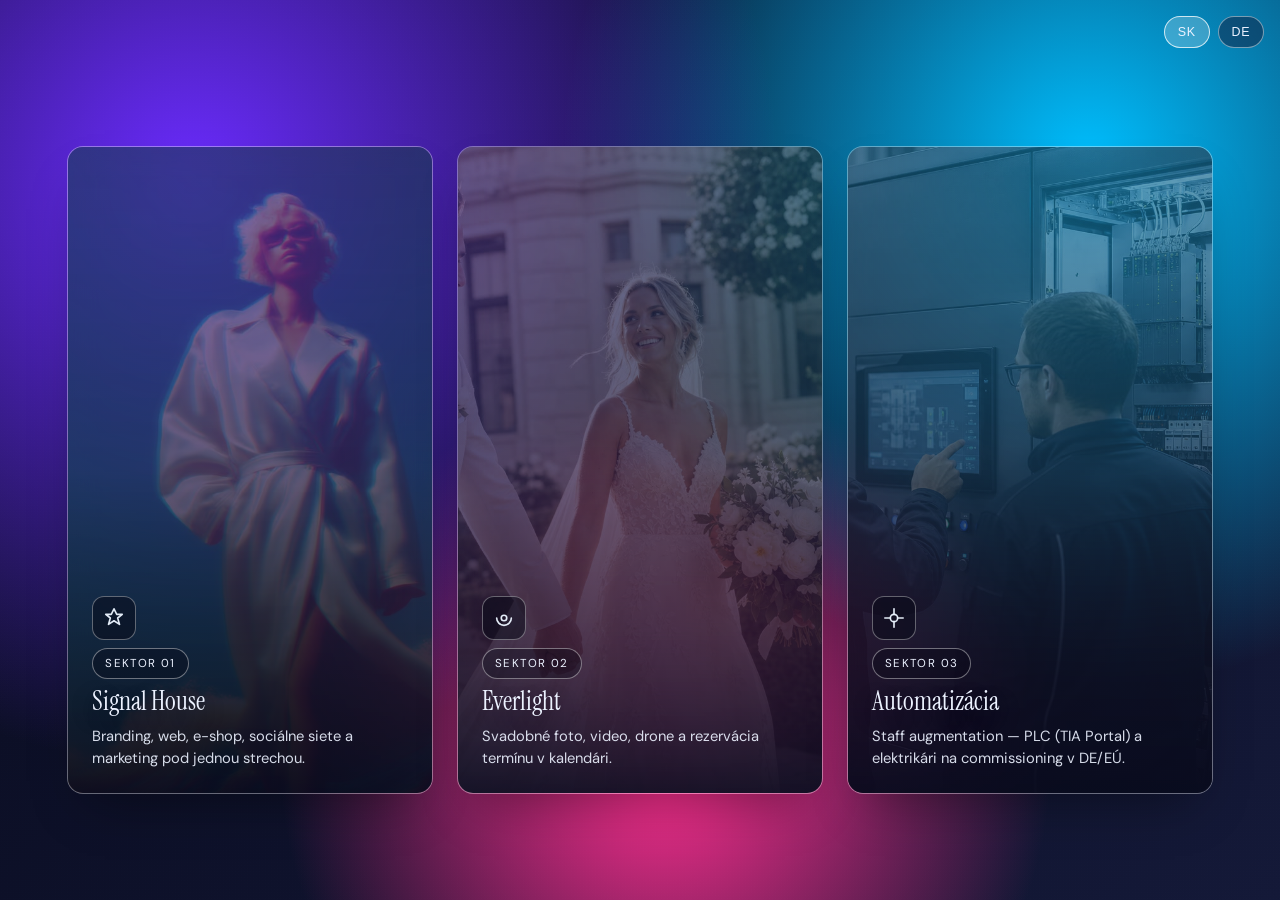
<file: index.html>
<!DOCTYPE html>
<html lang="sk">
<head>
  <meta charset="UTF-8">
  <meta name="viewport" content="width=device-width, initial-scale=1.0">
  <title>thedesigns.org | Tri služby</title>
  <meta name="description" content="Signal House — branding, web a marketing. Everlight — svadobné foto a video. Priemyselná automatizácia PLC a robotika.">
  <link rel="stylesheet" href="./css/design-system.css">
  <style>
    :root {
      --text: var(--color-hub-ink);
      --glass: rgba(255, 255, 255, 0.1);
      --border: rgba(255, 255, 255, 0.3);
      --shadow: rgba(0, 0, 0, 0.4);
      --blur: 16px;
    }

    * { box-sizing: border-box; margin: 0; padding: 0; }

    body {
      min-height: 100vh;
      font-family: var(--font-body);
      color: var(--text);
      background:
        radial-gradient(circle at 15% 20%, var(--color-hub-accent) 0%, transparent 45%),
        radial-gradient(circle at 85% 18%, #00bfff 0%, transparent 40%),
        radial-gradient(circle at 52% 85%, #ff2f8f 0%, transparent 38%),
        linear-gradient(135deg, var(--color-hub-bg) 0%, #141938 100%);
    }

    .noise {
      position: fixed;
      inset: 0;
      pointer-events: none;
      background-image: radial-gradient(rgba(255,255,255,0.05) 1px, transparent 1px);
      background-size: 3px 3px;
      mix-blend-mode: soft-light;
      opacity: 0.3;
    }

    .page {
      min-height: 100vh;
      display: flex;
      flex-direction: column;
      justify-content: center;
      padding-block: 72px var(--ds-lg);
    }

    .lang-switch {
      position: fixed;
      top: var(--ds-md);
      right: var(--ds-md);
      display: flex;
      gap: var(--ds-sm);
      z-index: 20;
    }

    .lang-btn {
      border: 1px solid rgba(255, 255, 255, 0.45);
      background: rgba(20, 24, 55, 0.45);
      color: var(--text);
      border-radius: 999px;
      padding: 0.5rem 0.8rem;
      font-size: 0.78rem;
      letter-spacing: 0.06em;
      cursor: pointer;
      transition: all 0.25s ease;
      white-space: nowrap;
    }

    .lang-btn:hover,
    .lang-btn.active {
      background: rgba(255, 255, 255, 0.22);
      border-color: rgba(255, 255, 255, 0.75);
    }

    .hub-grid {
      display: grid;
      grid-template-columns: repeat(3, minmax(0, 1fr));
      gap: var(--ds-gutter);
      align-items: stretch;
    }

    .col {
      min-height: 72vh;
      position: relative;
      border-radius: var(--ds-r-lg);
      background: var(--glass);
      border: 1px solid var(--border);
      backdrop-filter: blur(var(--blur));
      -webkit-backdrop-filter: blur(var(--blur));
      box-shadow: 0 25px 50px -20px var(--shadow);
      overflow: hidden;
      text-decoration: none;
      color: var(--text);
      display: flex;
      flex-direction: column;
      justify-content: flex-end;
      padding: var(--ds-gutter);
      transition: transform 0.45s ease, box-shadow 0.45s ease, border-color 0.45s ease;
      isolation: isolate;
    }

    .col img {
      position: absolute;
      inset: 0;
      width: 100%;
      height: 100%;
      object-fit: cover;
      opacity: 0.42;
      z-index: -2;
      transition: transform 0.5s ease, opacity 0.35s ease;
    }

    .col::before {
      content: "";
      position: absolute;
      inset: 0;
      background: linear-gradient(0deg, rgba(8, 10, 29, 0.92) 0%, rgba(8, 10, 29, 0.35) 50%, rgba(8, 10, 29, 0.25) 100%);
      z-index: -1;
    }

    .col:hover img,
    .col:focus-visible img {
      transform: scale(1.05);
      opacity: 0.5;
    }

    .col:hover,
    .col:focus-visible {
      transform: translateY(-8px);
      box-shadow: 0 35px 70px -24px rgba(0, 0, 0, 0.75);
      border-color: rgba(255, 255, 255, 0.65);
      outline: none;
    }

    .ink {
      position: relative;
      z-index: 2;
      display: flex;
      flex-direction: column;
      align-items: flex-start;
      gap: var(--ds-sm);
      width: 100%;
    }

    .ico {
      width: 44px;
      height: 44px;
      border-radius: var(--ds-r-md);
      border: 1px solid rgba(255, 255, 255, 0.35);
      background: rgba(7, 9, 22, 0.5);
      display: grid;
      place-items: center;
      flex-shrink: 0;
    }

    .ico svg {
      width: 22px;
      height: 22px;
      stroke: rgba(235, 245, 255, 0.96);
      fill: none;
      stroke-width: 1.8;
      stroke-linecap: round;
      stroke-linejoin: round;
    }

    .label {
      display: inline-block;
      padding: 0.45rem 0.75rem;
      border-radius: 999px;
      border: 1px solid rgba(255, 255, 255, 0.4);
      background: rgba(8, 8, 20, 0.35);
      font-size: 0.72rem;
      letter-spacing: 0.12em;
      text-transform: uppercase;
    }

    .col h2 {
      font-family: var(--font-headline);
      font-weight: 400;
      font-size: clamp(1.5rem, 2vw, 2.1rem);
      line-height: 1.15;
      text-shadow: 0 8px 25px rgba(0, 0, 0, 0.35);
      width: 100%;
    }

    .col p {
      font-size: 0.92rem;
      opacity: 0.9;
      line-height: 1.5;
      width: 100%;
      max-width: none;
      min-height: 3em;
    }

    @media (max-width: 980px) {
      .hub-grid {
        grid-template-columns: 1fr;
      }
      .col {
        min-height: 36vh;
      }
      .col p {
        min-height: 0;
      }
    }
  </style>
</head>
<body>
  <div class="noise" aria-hidden="true"></div>

  <div class="lang-switch">
    <button class="lang-btn active" type="button" data-lang="sk">SK</button>
    <button class="lang-btn" type="button" data-lang="de">DE</button>
  </div>

  <main class="page ds-container">
    <div class="hub-grid">
      <a class="col" href="./weby/" aria-label="Signal House branding a marketing">
        <img src="./img/nx/tstimg.png" alt="Design studio — vizuálna identita" loading="lazy">
        <div class="ink">
          <div class="ico" aria-hidden="true">
            <svg viewBox="0 0 24 24"><path d="M12 2l3 6h6l-5 4 2 7-6-4-6 4 2-7-5-4h6z"/></svg>
          </div>
          <span class="label" data-i18n="label1">Sektor 01</span>
          <h2 data-i18n="title1">Signal House</h2>
          <p data-i18n="text1">Branding, web, e-shop, sociálne siete a marketing pod jednou strechou.</p>
        </div>
      </a>

      <a class="col" href="./foto/" aria-label="Everlight svadobné foto a video">
        <img src="./foto/wedding/editorial-hero.jpg" alt="Everlight — elegantná svadobná produkcia" loading="lazy">
        <div class="ink">
          <div class="ico" aria-hidden="true">
            <svg viewBox="0 0 24 24"><circle cx="12" cy="12" r="3"/><path d="M20 12a8 8 0 1 1-16 0"/></svg>
          </div>
          <span class="label" data-i18n="label2">Sektor 02</span>
          <h2 data-i18n="title2">Everlight</h2>
          <p data-i18n="text2">Svadobné foto, video, drone a rezervácia termínu v kalendári.</p>
        </div>
      </a>

      <a class="col" href="./elektro/" aria-label="Priemyselná automatizácia">
        <img src="./elektro/images/engineer-site-premium.jpg" alt="Priemyselná automatizácia — technici pri rozvádzači" loading="lazy">
        <div class="ink">
          <div class="ico" aria-hidden="true">
            <svg viewBox="0 0 24 24"><path d="M12 2v6"/><path d="M12 16v6"/><path d="M2 12h6"/><path d="M16 12h6"/><circle cx="12" cy="12" r="4"/></svg>
          </div>
          <span class="label" data-i18n="label3">Sektor 03</span>
          <h2 data-i18n="title3">Automatizácia</h2>
          <p data-i18n="text3">Staff augmentation — PLC (TIA Portal) a elektrikári na commissioning v DE/EÚ.</p>
        </div>
      </a>
    </div>
  </main>

  <script>
    const dictionary = {
      sk: {
        label1: "Sektor 01", title1: "Signal House",
        text1: "Branding, web, e-shop, sociálne siete a marketing pod jednou strechou.",
        label2: "Sektor 02", title2: "Everlight",
        text2: "Svadobné foto, video, drone a rezervácia termínu v kalendári.",
        label3: "Sektor 03", title3: "Automatizácia",
        text3: "Staff augmentation — PLC (TIA Portal) a elektrikári na commissioning v DE/EÚ."
      },
      de: {
        label1: "Bereich 01", title1: "Signal House",
        text1: "Branding, Web, Shop, Social Media und Marketing aus einer Hand.",
        label2: "Bereich 02", title2: "Everlight",
        text2: "Hochzeitsfoto, Video, Drohne und Terminbuchung im Kalender.",
        label3: "Bereich 03", title3: "Automatisierung",
        text3: "Staff Augmentation — SPS (TIA Portal) und Elektriker fuer Inbetriebnahme in DE/EU."
      }
    };

    const buttons = document.querySelectorAll(".lang-btn");
    const targets = document.querySelectorAll("[data-i18n]");

    function setLanguage(lang) {
      const pack = dictionary[lang];
      if (!pack) return;
      document.documentElement.lang = lang;
      targets.forEach((el) => {
        const key = el.getAttribute("data-i18n");
        if (pack[key]) el.textContent = pack[key];
      });
      buttons.forEach((btn) => btn.classList.toggle("active", btn.dataset.lang === lang));
      try { localStorage.setItem("td-lang", lang); } catch (_) {}
    }

    buttons.forEach((btn) => btn.addEventListener("click", () => setLanguage(btn.dataset.lang)));
    try {
      const saved = localStorage.getItem("td-lang");
      setLanguage(saved && dictionary[saved] ? saved : "sk");
    } catch (_) { setLanguage("sk"); }
  </script>
</body>
</html>
</file>
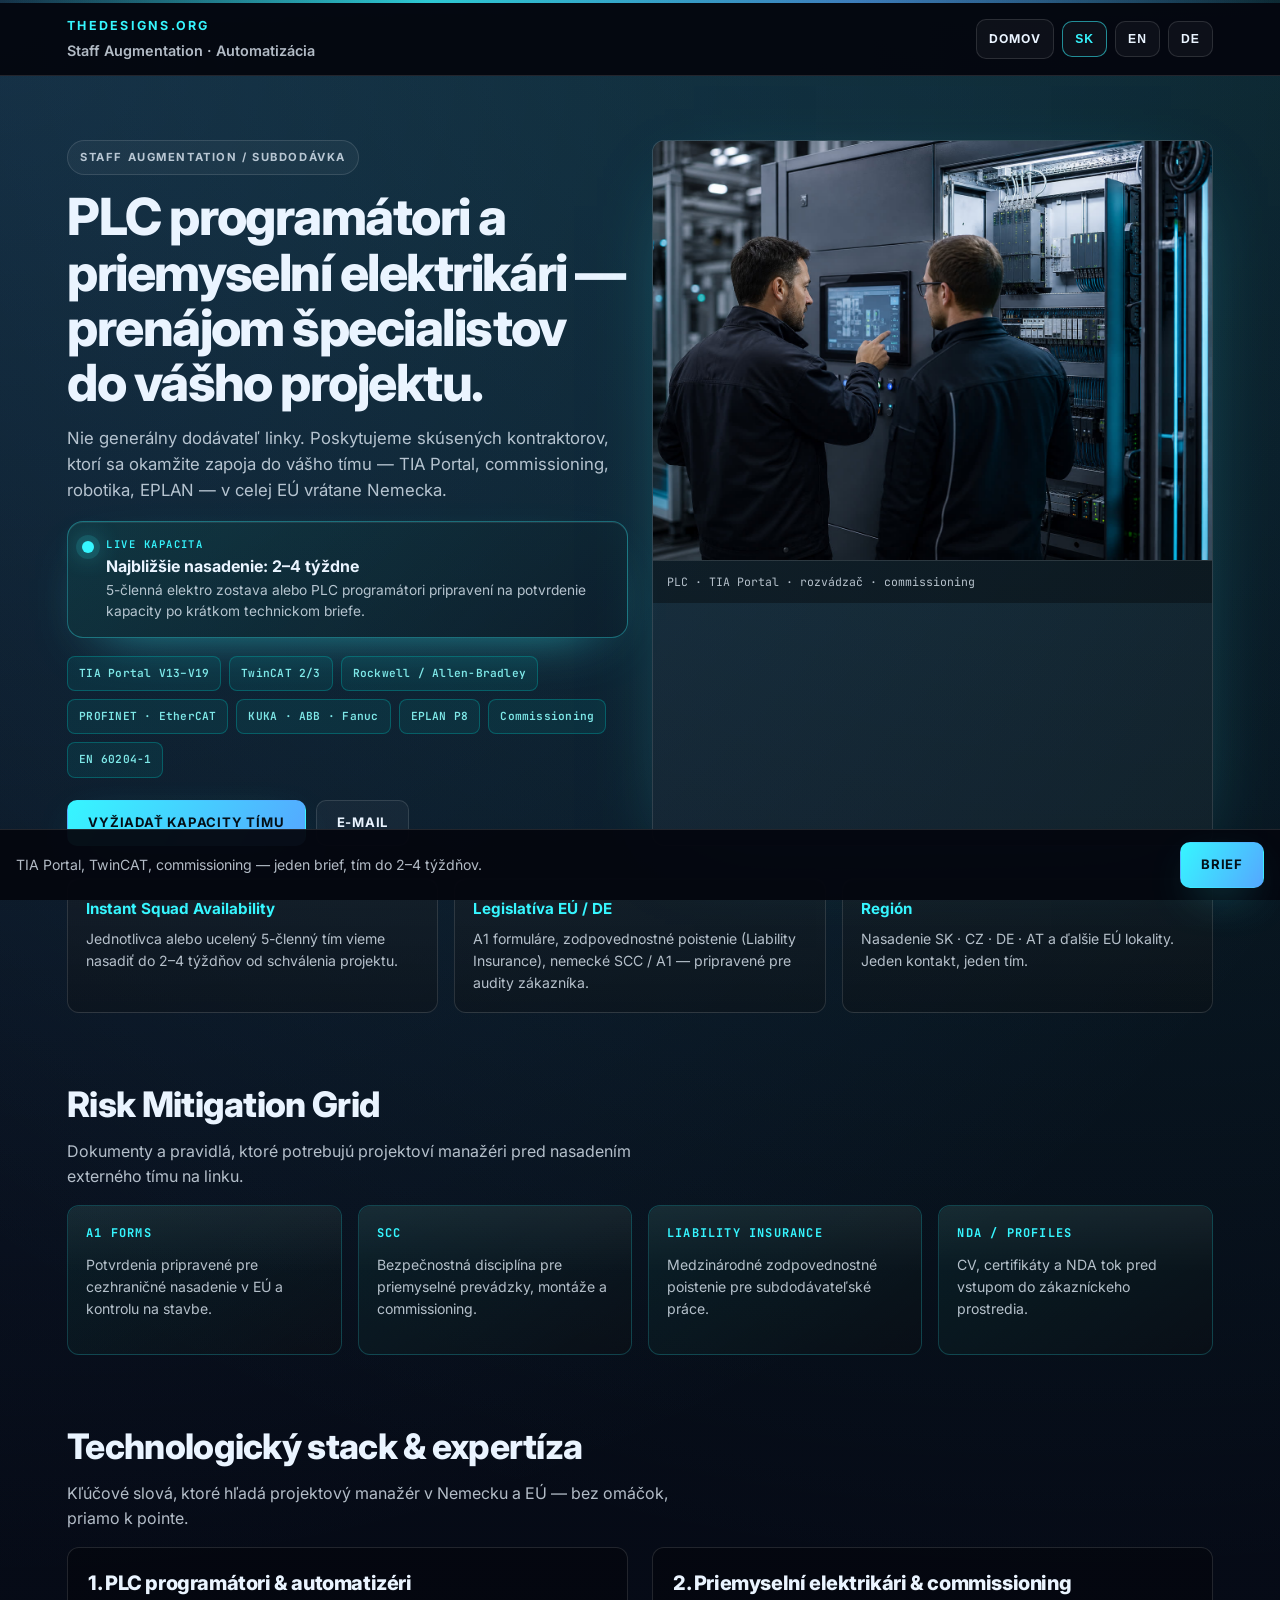
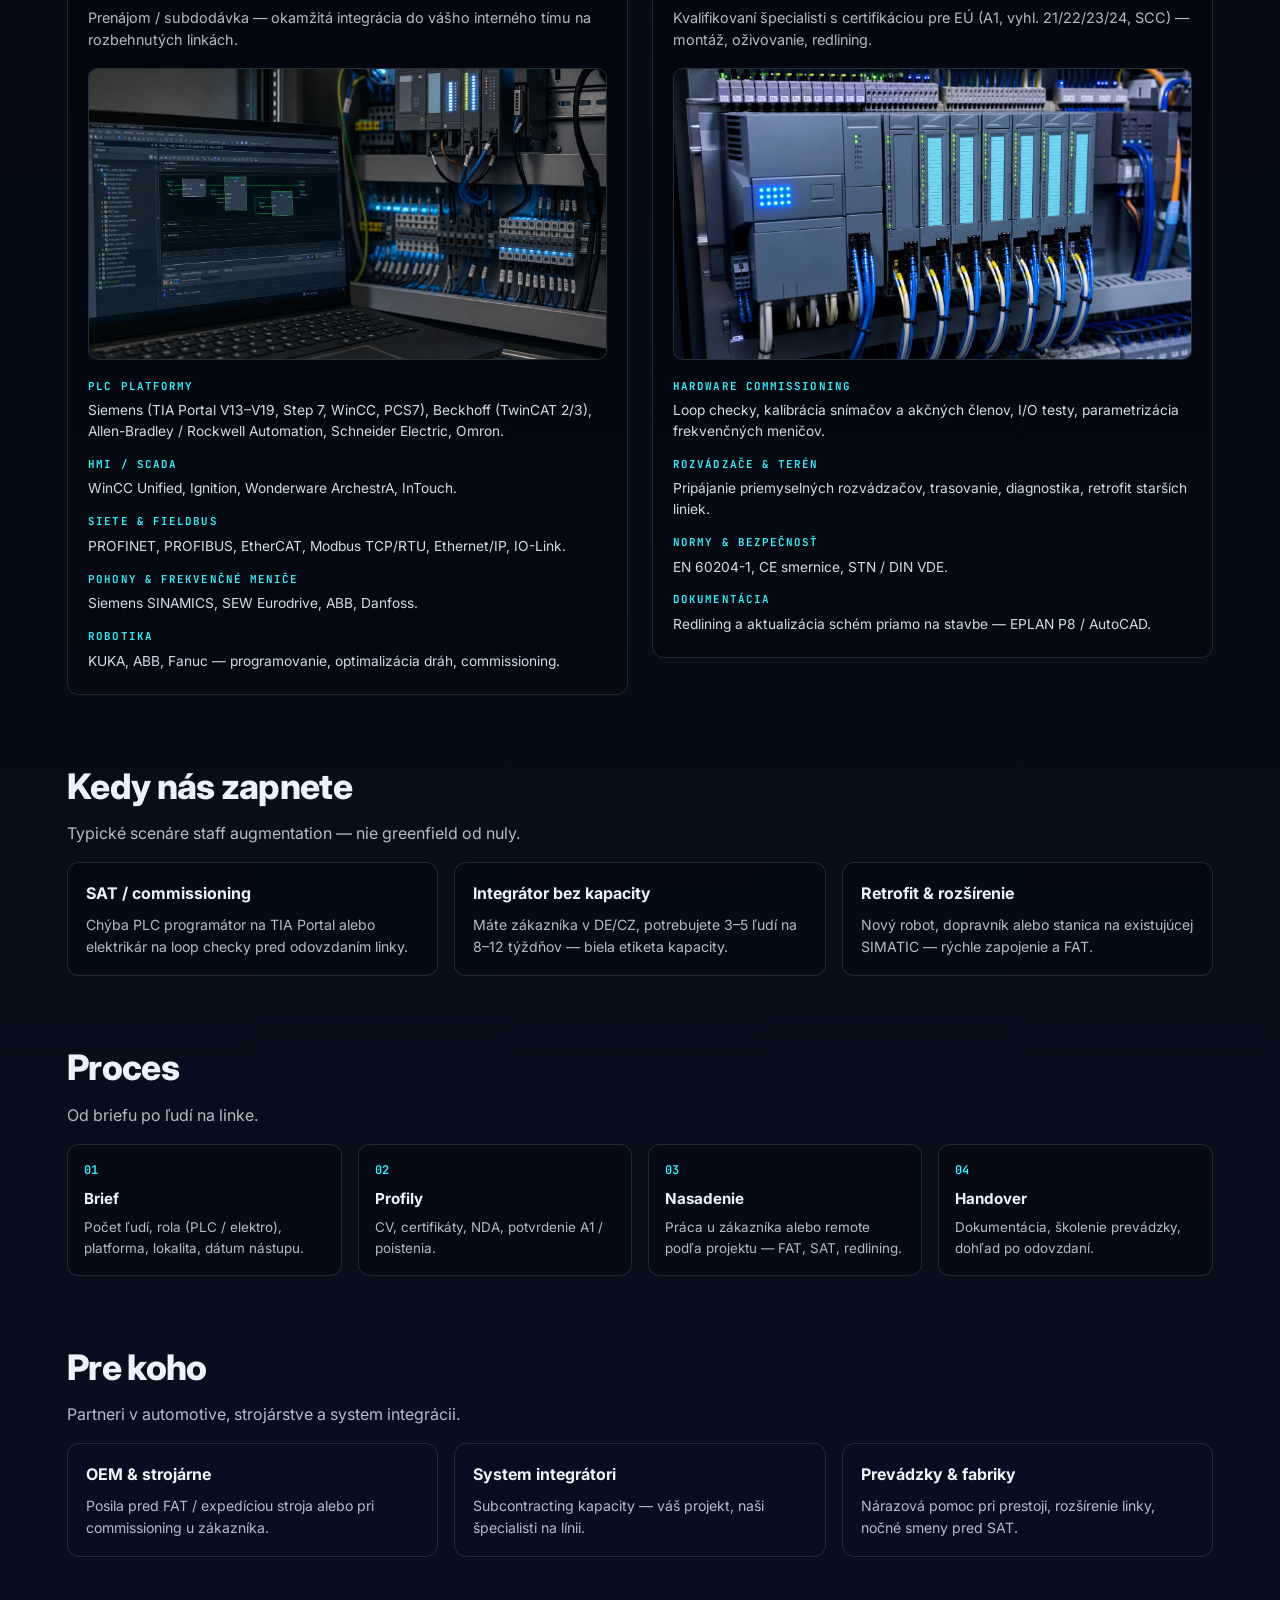
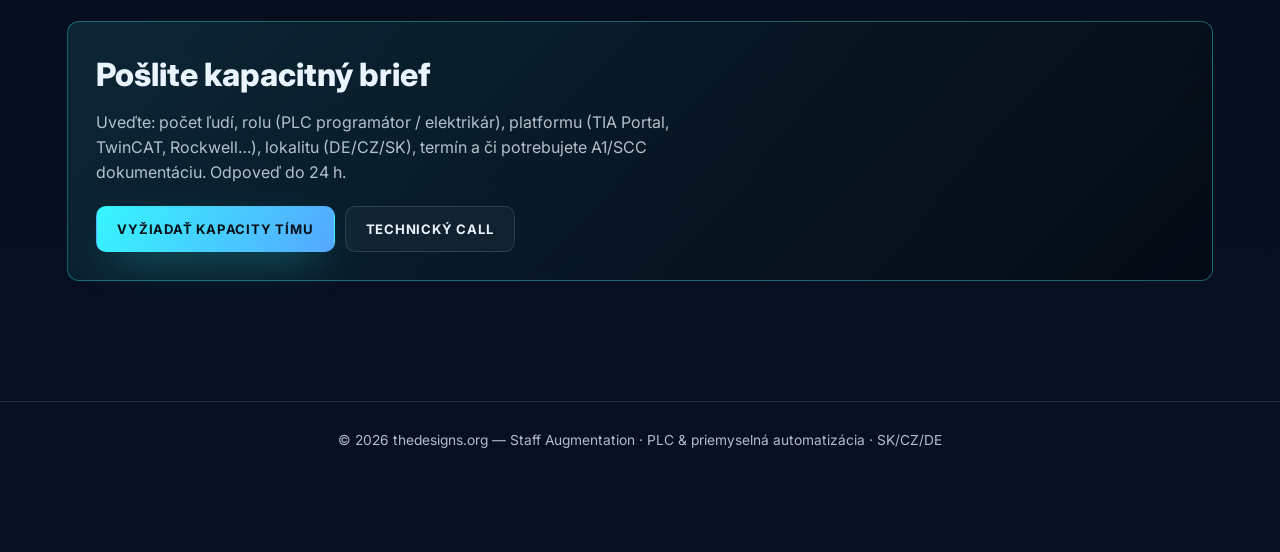
<file: elektro/index.html>
<!DOCTYPE html>
<html lang="sk">
<head>
  <meta charset="UTF-8">
  <meta name="viewport" content="width=device-width, initial-scale=1.0">
  <title>Staff Augmentation | PLC Programátori & Priemyselní Elektrikári | thedesigns.org</title>
  <meta name="description" content="Prenájom PLC programátorov (TIA Portal, TwinCAT, Rockwell) a priemyselných elektrikárov pre commissioning v EÚ. A1, SCC, nasadenie tímu do 2–4 týždňov. SK/CZ/DE.">
  <link rel="canonical" href="https://thedesigns.org/elektro/">
  <link rel="icon" href="/icon.svg" type="image/svg+xml">
  <link rel="preconnect" href="https://fonts.googleapis.com">
  <link rel="preconnect" href="https://fonts.gstatic.com" crossorigin>
  <link href="https://fonts.googleapis.com/css2?family=Inter:wght@400;500;600;700;800&family=JetBrains+Mono:wght@500;600&display=swap" rel="stylesheet">
  <link rel="stylesheet" href="../css/design-system.css?v=20260522">
  <link rel="stylesheet" href="../css/scroll-perf.css?v=20260522">
  <style>
    :root {
      --bg: #05070f;
      --bg2: #071021;
      --line: rgba(98, 229, 255, 0.28);
      --line-soft: rgba(255, 255, 255, 0.12);
      --text: var(--color-auto-ink);
      --muted: rgba(234, 244, 255, 0.76);
      --accent: var(--color-auto-accent);
      --accent2: #55a7ff;
      --siemens: #009999;
      --warn: #ffb100;
      --radius: 12px;
    }

    * { box-sizing: border-box; margin: 0; padding: 0; }

    body {
      min-height: 100vh;
      color: var(--text);
      font-family: var(--font-auto-body);
      background:
        radial-gradient(circle at 84% -10%, rgba(54, 246, 255, 0.16), transparent 46%),
        radial-gradient(circle at 0% 0%, rgba(85, 167, 255, 0.18), transparent 40%),
        linear-gradient(180deg, var(--color-auto-bg), var(--bg2));
      line-height: 1.55;
    }

    img { display: block; max-width: 100%; height: auto; object-fit: cover; }

    .hazard {
      height: 3px;
      background: linear-gradient(90deg, transparent, rgba(54, 246, 255, 0.85), rgba(85, 167, 255, 0.72), transparent);
      box-shadow: 0 0 28px rgba(54, 246, 255, 0.36);
      opacity: 0.9;
    }

    .top {
      position: sticky;
      top: 0;
      z-index: 30;
      border-bottom: 1px solid var(--line-soft);
      background: rgba(5, 7, 15, 0.96);
    }

    .top-inner {
      width: var(--ds-container);
      margin: 0 auto;
      padding-inline: var(--ds-pad-x);
      min-height: 72px;
      display: flex;
      align-items: center;
      justify-content: space-between;
      gap: var(--ds-md);
      flex-wrap: wrap;
    }

    .logo { color: var(--text); text-decoration: none; }
    .logo b {
      display: block;
      font-size: 0.78rem;
      letter-spacing: 0.18em;
      text-transform: uppercase;
      color: var(--accent);
      font-weight: 700;
    }
    .logo span {
      display: block;
      margin-top: 4px;
      font-size: 0.9rem;
      color: var(--muted);
      font-weight: 600;
    }

    .top-actions { display: flex; gap: 8px; align-items: center; flex-wrap: wrap; }
    .ghost, .lang-btn {
      text-decoration: none;
      color: var(--text);
      border: 1px solid var(--line-soft);
      border-radius: 10px;
      padding: 10px 12px;
      font-size: 0.76rem;
      font-weight: 700;
      letter-spacing: 0.08em;
      text-transform: uppercase;
      background: rgba(255, 255, 255, 0.04);
      cursor: pointer;
    }
    .lang-btn[aria-pressed="true"] {
      border-color: rgba(54, 246, 255, 0.55);
      color: var(--accent);
    }

    .wrap {
      width: var(--ds-container);
      margin: 0 auto;
      padding: var(--ds-xl) var(--ds-pad-x) 120px;
    }

    .hero {
      display: grid;
      grid-template-columns: repeat(2, minmax(0, 1fr));
      gap: var(--ds-gutter);
      align-items: stretch;
    }

    .eyebrow {
      display: inline-flex;
      align-items: center;
      gap: 10px;
      border: 1px solid var(--line-soft);
      border-radius: 999px;
      padding: 8px 12px;
      color: var(--muted);
      text-transform: uppercase;
      letter-spacing: 0.14em;
      font-size: 0.7rem;
      font-weight: 700;
      background: rgba(255, 255, 255, 0.04);
    }
    .eyebrow i {
      width: 7px; height: 7px; border-radius: 2px;
      background: linear-gradient(130deg, var(--accent), var(--accent2));
    }

    h1 {
      margin-top: 14px;
      font-size: clamp(1.85rem, 4vw, 3.2rem);
      letter-spacing: -0.03em;
      line-height: 1.08;
      font-weight: 800;
    }

    .lead { margin-top: 14px; color: var(--muted); max-width: 56ch; font-size: 1.05rem; }

    .hero-kw {
      margin-top: 18px;
      display: flex;
      flex-wrap: wrap;
      gap: 8px;
    }
    .kw {
      font-family: var(--font-auto-mono);
      font-size: 0.7rem;
      font-weight: 600;
      padding: 8px 11px;
      border-radius: 8px;
      border: 1px solid rgba(0, 153, 153, 0.45);
      background: rgba(0, 153, 153, 0.12);
      color: #7ee8e8;
      letter-spacing: 0.02em;
    }

    .cta-row { margin-top: 22px; display: flex; flex-wrap: wrap; gap: 10px; }
    .btn {
      display: inline-flex;
      align-items: center;
      justify-content: center;
      min-height: 46px;
      padding: 12px 20px;
      border-radius: 10px;
      font-size: 0.82rem;
      font-weight: 700;
      letter-spacing: 0.06em;
      text-transform: uppercase;
      text-decoration: none;
      border: 1px solid transparent;
      cursor: pointer;
      text-align: center;
      line-height: 1.15;
      white-space: nowrap;
      transition: transform 0.2s ease, box-shadow 0.2s ease;
    }
    .btn.primary {
      background: linear-gradient(120deg, var(--accent), var(--accent2));
      color: #041018;
      box-shadow: 0 16px 44px -18px rgba(54, 246, 255, 0.78);
    }
    .btn.secondary {
      border-color: var(--line-soft);
      color: var(--text);
      background: rgba(255, 255, 255, 0.04);
    }
    .btn:hover { transform: translateY(-2px); }

    .availability-status {
      margin-top: 18px;
      max-width: 620px;
      display: grid;
      grid-template-columns: auto 1fr;
      gap: 12px;
      align-items: start;
      border: 1px solid rgba(54, 246, 255, 0.34);
      border-radius: 16px;
      padding: 14px;
      background:
        linear-gradient(135deg, rgba(54, 246, 255, 0.13), rgba(85, 167, 255, 0.05)),
        rgba(0, 0, 0, 0.34);
      box-shadow: inset 0 1px 0 rgba(255, 255, 255, 0.08), 0 20px 60px -34px rgba(54, 246, 255, 0.75);
    }
    .live-dot {
      width: 12px;
      height: 12px;
      margin-top: 5px;
      border-radius: 50%;
      background: var(--accent);
      box-shadow: 0 0 0 6px rgba(54, 246, 255, 0.12), 0 0 24px rgba(54, 246, 255, 0.9);
    }
    .availability-status span {
      display: block;
      font-family: var(--font-auto-mono);
      font-size: 0.66rem;
      font-weight: 600;
      letter-spacing: 0.14em;
      text-transform: uppercase;
      color: var(--accent);
    }
    .availability-status strong {
      display: block;
      margin-top: 4px;
      font-size: 1rem;
      line-height: 1.25;
    }
    .availability-status p {
      margin-top: 4px;
      color: var(--muted);
      font-size: 0.86rem;
    }

    .hero-visual {
      border: 1px solid var(--line-soft);
      border-radius: var(--radius);
      overflow: hidden;
      display: flex;
      flex-direction: column;
      background: rgba(255, 255, 255, 0.035);
      box-shadow: inset 0 1px 0 rgba(255, 255, 255, 0.08), 0 24px 80px -42px rgba(54, 246, 255, 0.5);
    }
    .hero-visual img { width: 100%; aspect-ratio: 4/3; object-fit: cover; }
    .hero-cap {
      padding: 12px 14px;
      font-family: var(--font-auto-mono);
      font-size: 0.72rem;
      color: var(--muted);
      border-top: 1px solid var(--line-soft);
      background: rgba(0, 0, 0, 0.35);
    }

    .trust-grid {
      margin-top: var(--ds-lg);
      display: grid;
      grid-template-columns: repeat(3, minmax(0, 1fr));
      gap: var(--ds-md);
    }
    .trust-card {
      border: 1px solid var(--line-soft);
      border-radius: var(--radius);
      padding: 18px;
      background:
        linear-gradient(180deg, rgba(255, 255, 255, 0.045), rgba(255, 255, 255, 0.015)),
        rgba(0, 0, 0, 0.28);
      box-shadow: inset 0 1px 0 rgba(255, 255, 255, 0.07);
    }
    .trust-card strong {
      display: block;
      font-size: 0.95rem;
      margin-bottom: 8px;
      color: var(--accent);
    }
    .trust-card p { font-size: 0.88rem; color: var(--muted); }

    .sec-head { margin-bottom: var(--ds-md); }
    .sec-head h2 {
      font-size: clamp(1.5rem, 3vw, 2.2rem);
      letter-spacing: -0.02em;
      font-weight: 800;
    }
    .sec-head p { margin-top: 8px; color: var(--muted); max-width: 62ch; }

    .block { margin-top: var(--ds-xl); }

    .stack-grid {
      display: grid;
      grid-template-columns: repeat(2, minmax(0, 1fr));
      gap: var(--ds-gutter);
      align-items: start;
    }

    .stack-card {
      border: 1px solid var(--line-soft);
      border-radius: var(--radius);
      background: rgba(0, 0, 0, 0.3);
      overflow: hidden;
    }
    .stack-card-head {
      padding: 20px 20px 0;
    }
    .stack-card-head h3 {
      font-size: 1.25rem;
      font-weight: 800;
      letter-spacing: -0.02em;
    }
    .stack-card-head p {
      margin-top: 8px;
      font-size: 0.9rem;
      color: var(--muted);
    }
    .stack-img {
      margin: 16px 20px 0;
      border-radius: 10px;
      overflow: hidden;
      border: 1px solid var(--line-soft);
      aspect-ratio: 16/9;
      background: rgba(54, 246, 255, 0.05);
      box-shadow: inset 0 1px 0 rgba(255, 255, 255, 0.07);
    }
    .stack-img img { width: 100%; height: 100%; object-fit: cover; }

    .stack-list {
      padding: 18px 20px 22px;
      display: flex;
      flex-direction: column;
      gap: 14px;
    }
    .stack-item dt {
      font-family: var(--font-auto-mono);
      font-size: 0.68rem;
      font-weight: 600;
      letter-spacing: 0.1em;
      text-transform: uppercase;
      color: var(--accent);
      margin-bottom: 6px;
    }
    .stack-item dd {
      font-size: 0.86rem;
      color: rgba(234, 244, 255, 0.9);
      line-height: 1.5;
    }

    .process {
      display: grid;
      grid-template-columns: repeat(4, minmax(0, 1fr));
      gap: var(--ds-md);
    }
    .step {
      border: 1px solid var(--line-soft);
      border-radius: var(--radius);
      padding: 16px;
      background: rgba(0, 0, 0, 0.25);
    }
    .step-num {
      font-family: var(--font-auto-mono);
      font-size: 0.75rem;
      color: var(--accent);
      font-weight: 600;
    }
    .step h4 { margin-top: 8px; font-size: 0.95rem; }
    .step p { margin-top: 6px; font-size: 0.84rem; color: var(--muted); }

    .when-grid {
      display: grid;
      grid-template-columns: repeat(3, minmax(0, 1fr));
      gap: var(--ds-md);
    }
    .when-card {
      border: 1px solid var(--line-soft);
      border-radius: var(--radius);
      padding: 18px;
      background: rgba(0, 0, 0, 0.22);
    }
    .when-card h3 { font-size: 1rem; margin-bottom: 8px; }
    .when-card p { font-size: 0.88rem; color: var(--muted); }

    .audience {
      display: grid;
      grid-template-columns: repeat(3, minmax(0, 1fr));
      gap: var(--ds-md);
    }
    .aud-card {
      border: 1px solid var(--line-soft);
      border-radius: var(--radius);
      padding: 18px;
    }
    .aud-card h3 { font-size: 1rem; margin-bottom: 8px; }
    .aud-card p { font-size: 0.88rem; color: var(--muted); }

    .risk-grid {
      display: grid;
      grid-template-columns: repeat(4, minmax(0, 1fr));
      gap: var(--ds-md);
    }
    .risk-card {
      position: relative;
      overflow: hidden;
      border: 1px solid rgba(54, 246, 255, 0.2);
      border-radius: var(--radius);
      padding: 18px;
      background:
        linear-gradient(145deg, rgba(54, 246, 255, 0.08), rgba(255, 255, 255, 0.02)),
        rgba(0, 0, 0, 0.28);
      min-height: 150px;
    }
    .risk-card::after {
      content: "";
      position: absolute;
      inset: 0;
      border-radius: inherit;
      pointer-events: none;
      background: linear-gradient(180deg, rgba(255, 255, 255, 0.08), transparent 45%);
      opacity: 0.7;
    }
    .risk-card b {
      position: relative;
      z-index: 1;
      display: block;
      font-family: var(--font-auto-mono);
      color: var(--accent);
      font-size: 0.75rem;
      letter-spacing: 0.1em;
      text-transform: uppercase;
      margin-bottom: 12px;
    }
    .risk-card p {
      position: relative;
      z-index: 1;
      color: var(--muted);
      font-size: 0.88rem;
    }

    .brief {
      margin-top: var(--ds-xl);
      border: 1px solid rgba(54, 246, 255, 0.35);
      border-radius: var(--radius);
      padding: 28px;
      background: linear-gradient(135deg, rgba(54, 246, 255, 0.1), rgba(0, 0, 0, 0.35));
    }
    .brief h2 { font-size: clamp(1.4rem, 3vw, 2rem); font-weight: 800; }
    .brief p { margin-top: 10px; color: var(--muted); max-width: 58ch; }

    footer {
      padding: 28px var(--ds-pad-x) 100px;
      text-align: center;
      color: var(--muted);
      font-size: 0.86rem;
      border-top: 1px solid var(--line-soft);
    }

    .sticky-bar {
      position: fixed;
      bottom: 0;
      left: 0;
      right: 0;
      z-index: 40;
      padding: 12px var(--ds-pad-x);
      background: rgba(5, 7, 15, 0.96);
      border-top: 1px solid var(--line-soft);
      display: flex;
      align-items: center;
      justify-content: space-between;
      gap: 12px;
      flex-wrap: wrap;
    }
    .sticky-bar p { font-size: 0.88rem; color: var(--muted); max-width: 52ch; }

    @media (max-width: 980px) {
      .hero, .stack-grid, .trust-grid, .process, .when-grid, .audience, .risk-grid {
        grid-template-columns: 1fr;
      }
      .top-inner { padding-block: 10px; }
      .logo { flex: 1 1 100%; }
      .top-actions { width: 100%; justify-content: space-between; }
    }
    @media (max-width: 560px) {
      .btn { width: 100%; white-space: normal; }
      .top-actions .ghost,
      .top-actions .lang-btn { flex: 1 1 auto; }
      .cta-row { width: 100%; }
      .sticky-bar { align-items: stretch; }
      .sticky-bar p { max-width: none; }
    }
  </style>
</head>
<body>
  <div class="hazard" aria-hidden="true"></div>

  <header class="top">
    <div class="top-inner">
      <a class="logo" href="../">
        <b>thedesigns.org</b>
        <span data-i18n="logo">Staff Augmentation · Automatizácia</span>
      </a>
      <div class="top-actions">
        <a class="ghost" href="../" data-i18n="home">Domov</a>
        <button class="lang-btn" type="button" data-lang="sk" aria-pressed="true">SK</button>
        <button class="lang-btn" type="button" data-lang="en" aria-pressed="false">EN</button>
        <button class="lang-btn" type="button" data-lang="de" aria-pressed="false">DE</button>
      </div>
    </div>
  </header>

  <main class="wrap">
    <section class="hero">
      <div>
        <div class="eyebrow" data-i18n="ey"><i aria-hidden="true"></i>Staff Augmentation / Subdodávka</div>
        <h1 data-i18n="h1">PLC programátori a priemyselní elektrikári — prenájom špecialistov do vášho projektu.</h1>
        <p class="lead" data-i18n="lead">Nie generálny dodávateľ linky. Poskytujeme skúsených kontraktorov, ktorí sa okamžite zapoja do vášho tímu — TIA Portal, commissioning, robotika, EPLAN — v celej EÚ vrátane Nemecka.</p>
        <div class="availability-status" aria-live="polite">
          <i class="live-dot" aria-hidden="true"></i>
          <div>
            <span data-i18n="avLabel">Live kapacita</span>
            <strong data-i18n="avTitle">Najbližšie nasadenie: 2–4 týždne</strong>
            <p data-i18n="avBody">5-členná elektro zostava alebo PLC programátori pripravení na potvrdenie kapacity po krátkom technickom briefe.</p>
          </div>
        </div>

        <div class="hero-kw" aria-label="Kľúčové technológie">
          <span class="kw">TIA Portal V13–V19</span>
          <span class="kw">TwinCAT 2/3</span>
          <span class="kw">Rockwell / Allen-Bradley</span>
          <span class="kw">PROFINET · EtherCAT</span>
          <span class="kw">KUKA · ABB · Fanuc</span>
          <span class="kw">EPLAN P8</span>
          <span class="kw">Commissioning</span>
          <span class="kw">EN 60204-1</span>
        </div>

        <div class="cta-row">
          <a class="btn primary" href="#brief" data-i18n="c1">Vyžiadať kapacity tímu</a>
          <a class="btn secondary" href="mailto:hello@thedesigns.org?subject=Staff%20Augmentation%20Brief" data-i18n="c2">E-mail</a>
        </div>
      </div>

      <aside class="hero-visual">
        <img src="images/engineer-site-premium.jpg" alt="Priemyselní automatizační technici pri modernom rozvádzači a HMI" fetchpriority="high" width="1024" height="683">
        <p class="hero-cap" data-i18n="cap">PLC · TIA Portal · Schaltschrank · Commissioning</p>
      </aside>
    </section>

    <section class="trust-grid" aria-label="Nasadenie a compliance">
      <div class="trust-card">
        <strong data-i18n="t1h">Instant Squad Availability</strong>
        <p data-i18n="t1p">Jednotlivca alebo ucelený 5-členný tím vieme nasadiť do 2–4 týždňov od schválenia projektu.</p>
      </div>
      <div class="trust-card">
        <strong data-i18n="t2h">Legislatíva EÚ / DE</strong>
        <p data-i18n="t2p">A1 formuláre, zodpovednostné poistenie (Liability Insurance), nemecké SCC / A1 — pripravené pre audity zákazníka.</p>
      </div>
      <div class="trust-card">
        <strong data-i18n="t3h">Región</strong>
        <p data-i18n="t3p">Nasadenie SK · CZ · DE · AT a ďalšie EÚ lokality. Jeden kontakt, jeden tím.</p>
      </div>
    </section>

    <section class="block" id="risk">
      <div class="sec-head">
        <h2 data-i18n="riskT">Risk Mitigation Grid</h2>
        <p data-i18n="riskL">Dokumenty a pravidlá, ktoré potrebujú projektoví manažéri pred nasadením externého tímu na linku.</p>
      </div>
      <div class="risk-grid">
        <article class="risk-card">
          <b>A1 Forms</b>
          <p data-i18n="risk1">Potvrdenia pripravené pre cezhraničné nasadenie v EÚ a kontrolu na stavbe.</p>
        </article>
        <article class="risk-card">
          <b>SCC</b>
          <p data-i18n="risk2">Bezpečnostná disciplína pre priemyselné prevádzky, montáže a commissioning.</p>
        </article>
        <article class="risk-card">
          <b>Liability Insurance</b>
          <p data-i18n="risk3">Medzinárodné zodpovednostné poistenie pre subdodávateľské práce.</p>
        </article>
        <article class="risk-card">
          <b>NDA / Profiles</b>
          <p data-i18n="risk4">CV, certifikáty a NDA tok pred vstupom do zákazníckeho prostredia.</p>
        </article>
      </div>
    </section>

    <section class="block" id="stack">
      <div class="sec-head">
        <h2 data-i18n="stackT">Technologický stack & expertíza</h2>
        <p data-i18n="stackL">Kľúčové slová, ktoré hľadá projektový manažér v Nemecku a EÚ — bez omáčok, priamo k pointe.</p>
      </div>

      <div class="stack-grid">
        <article class="stack-card">
          <div class="stack-card-head">
            <h3 data-i18n="s1h">1. PLC programátori & automatizéri</h3>
            <p data-i18n="s1intro">Prenájom / subdodávka — okamžitá integrácia do vášho interného tímu na rozbehnutých linkách.</p>
          </div>
          <div class="stack-img">
            <img src="images/plc-macro-premium.jpg" alt="PLC programovanie, diagnostika a čisté zapojenie rozvádzača" loading="lazy" decoding="async" width="1024" height="683">
          </div>
          <dl class="stack-list">
            <div class="stack-item">
              <dt data-i18n="s1plc_t">PLC platformy</dt>
              <dd data-i18n="s1plc_v">Siemens (TIA Portal V13–V19, Step 7, WinCC, PCS7), Beckhoff (TwinCAT 2/3), Allen-Bradley / Rockwell Automation, Schneider Electric, Omron.</dd>
            </div>
            <div class="stack-item">
              <dt data-i18n="s1hmi_t">HMI / SCADA</dt>
              <dd data-i18n="s1hmi_v">WinCC Unified, Ignition, Wonderware ArchestrA, InTouch.</dd>
            </div>
            <div class="stack-item">
              <dt data-i18n="s1net_t">Siete & fieldbus</dt>
              <dd data-i18n="s1net_v">PROFINET, PROFIBUS, EtherCAT, Modbus TCP/RTU, Ethernet/IP, IO-Link.</dd>
            </div>
            <div class="stack-item">
              <dt data-i18n="s1drv_t">Pohony & frekvenčné meniče</dt>
              <dd data-i18n="s1drv_v">Siemens SINAMICS, SEW Eurodrive, ABB, Danfoss.</dd>
            </div>
            <div class="stack-item">
              <dt data-i18n="s1rob_t">Robotika</dt>
              <dd data-i18n="s1rob_v">KUKA, ABB, Fanuc — programovanie, optimalizácia dráh, commissioning.</dd>
            </div>
          </dl>
        </article>

        <article class="stack-card">
          <div class="stack-card-head">
            <h3 data-i18n="s2h">2. Priemyselní elektrikári & commissioning</h3>
            <p data-i18n="s2intro">Kvalifikovaní špecialisti s certifikáciou pre EÚ (A1, vyhl. 21/22/23/24, SCC) — montáž, oživovanie, redlining.</p>
          </div>
          <div class="stack-img">
            <img src="images/control-cabinet-premium.jpg" alt="Čisté PLC moduly a terminálové bloky v priemyselnom rozvádzači" loading="lazy" decoding="async" width="819" height="578">
          </div>
          <dl class="stack-list">
            <div class="stack-item">
              <dt data-i18n="s2hw_t">Hardware commissioning</dt>
              <dd data-i18n="s2hw_v">Loop checky, kalibrácia snímačov a akčných členov, I/O testy, parametrizácia frekvenčných meničov.</dd>
            </div>
            <div class="stack-item">
              <dt data-i18n="s2cab_t">Rozvádzače & terén</dt>
              <dd data-i18n="s2cab_v">Pripájanie priemyselných rozvádzačov, trasovanie, diagnostika, retrofit starších liniek.</dd>
            </div>
            <div class="stack-item">
              <dt data-i18n="s2norm_t">Normy & bezpečnosť</dt>
              <dd data-i18n="s2norm_v">EN 60204-1, CE smernice, STN / DIN VDE.</dd>
            </div>
            <div class="stack-item">
              <dt data-i18n="s2doc_t">Dokumentácia</dt>
              <dd data-i18n="s2doc_v">Redlining a aktualizácia schém priamo na stavbe — EPLAN P8 / AutoCAD.</dd>
            </div>
          </dl>
        </article>
      </div>
    </section>

    <section class="block">
      <div class="sec-head">
        <h2 data-i18n="wT">Kedy nás zapnete</h2>
        <p data-i18n="wL">Typické scenáre staff augmentation — nie greenfield od nuly.</p>
      </div>
      <div class="when-grid">
        <div class="when-card">
          <h3 data-i18n="w1h">SAT / commissioning</h3>
          <p data-i18n="w1t">Chýba PLC programátor na TIA Portal alebo elektrikár na loop checky pred odovzdaním linky.</p>
        </div>
        <div class="when-card">
          <h3 data-i18n="w2h">Integrátor bez kapacity</h3>
          <p data-i18n="w2t">Máte zákazníka v DE/CZ, potrebujete 3–5 ľudí na 8–12 týždňov — biela etiketa kapacity.</p>
        </div>
        <div class="when-card">
          <h3 data-i18n="w3h">Retrofit & rozšírenie</h3>
          <p data-i18n="w3t">Nový robot, dopravník alebo stanica na existujúcej SIMATIC — rýchle zapojenie a FAT.</p>
        </div>
      </div>
    </section>

    <section class="block">
      <div class="sec-head">
        <h2 data-i18n="pT">Ablauf / proces</h2>
        <p data-i18n="pL">Od briefu po ľudí na linke.</p>
      </div>
      <div class="process">
        <div class="step">
          <div class="step-num">01</div>
          <h4 data-i18n="p1h">Brief</h4>
          <p data-i18n="p1t">Počet ľudí, rola (PLC / elektro), platforma, lokalita, dátum nástupu.</p>
        </div>
        <div class="step">
          <div class="step-num">02</div>
          <h4 data-i18n="p2h">Profily</h4>
          <p data-i18n="p2t">CV, certifikáty, NDA, potvrdenie A1 / poistenia.</p>
        </div>
        <div class="step">
          <div class="step-num">03</div>
          <h4 data-i18n="p3h">Nasadenie</h4>
          <p data-i18n="p3t">Práca u zákazníka alebo remote podľa projektu — FAT, SAT, redlining.</p>
        </div>
        <div class="step">
          <div class="step-num">04</div>
          <h4 data-i18n="p4h">Handover</h4>
          <p data-i18n="p4t">Dokumentácia, školenie prevádzky, dohľad po odovzdaní.</p>
        </div>
      </div>
    </section>

    <section class="block">
      <div class="sec-head">
        <h2 data-i18n="aT">Pre koho</h2>
        <p data-i18n="aL">Partneri v automotive, strojárstve a system integrácii.</p>
      </div>
      <div class="audience">
        <div class="aud-card">
          <h3 data-i18n="a1h">OEM & strojárne</h3>
          <p data-i18n="a1t">Posila pred FAT / expedíciou stroja alebo pri commissioning u zákazníka.</p>
        </div>
        <div class="aud-card">
          <h3 data-i18n="a2h">System integrátori</h3>
          <p data-i18n="a2t">Subcontracting kapacity — váš projekt, naši špecialisti na línii.</p>
        </div>
        <div class="aud-card">
          <h3 data-i18n="a3h">Prevádzky & fabriky</h3>
          <p data-i18n="a3t">Nárazová pomoc pri prestoji, rozšírenie linky, nočné smeny pred SAT.</p>
        </div>
      </div>
    </section>

    <section id="brief" class="brief">
      <h2 data-i18n="bh">Pošlite kapacitný brief</h2>
      <p data-i18n="bt">Uveďte: počet ľudí, rolu (SPS-Programmierer / Elektriker), platformu (TIA Portal, TwinCAT, Rockwell…), lokalitu (DE/CZ/SK), termín a či potrebujete A1/SCC dokumentáciu. Odpoveď do 24 h.</p>
      <div class="cta-row">
        <a class="btn primary" href="mailto:hello@thedesigns.org?subject=Staff%20Augmentation%20Brief" data-i18n="bc1">Brief e-mailom</a>
        <a class="btn secondary" href="tel:+421900000000" data-i18n="bc2">Technický call</a>
      </div>
    </section>
  </main>

  <footer data-i18n="f">© 2026 thedesigns.org — Staff Augmentation · PLC & priemyselná automatizácia · SK/CZ/DE</footer>

  <div class="sticky-bar">
    <p data-i18n="sb">TIA Portal, TwinCAT, commissioning — jeden brief, tím do 2–4 týždňov.</p>
    <a class="btn primary" href="#brief" data-i18n="sc">Brief</a>
  </div>

  <script>
    const T = {
      sk: {
        logo: "Staff Augmentation · Automatizácia",
        home: "Domov",
        ey: "Staff Augmentation / Subdodávka",
        h1: "PLC programátori a priemyselní elektrikári — prenájom špecialistov do vášho projektu.",
        lead: "Nie generálny dodávateľ linky. Poskytujeme skúsených kontraktorov, ktorí sa okamžite zapoja do vášho tímu — TIA Portal, commissioning, robotika, EPLAN — v celej EÚ vrátane Nemecka.",
        avLabel: "Live kapacita",
        avTitle: "Najbližšie nasadenie: 2–4 týždne",
        avBody: "5-členná elektro zostava alebo PLC programátori pripravení na potvrdenie kapacity po krátkom technickom briefe.",
        cap: "PLC · TIA Portal · rozvádzač · commissioning",
        c1: "Vyžiadať kapacity tímu", c2: "E-mail",
        t1h: "Instant Squad Availability",
        t1p: "Jednotlivca alebo ucelený 5-členný tím vieme nasadiť do 2–4 týždňov od schválenia projektu.",
        t2h: "Legislatíva EÚ / DE",
        t2p: "A1 formuláre, zodpovednostné poistenie (Liability Insurance), nemecké SCC / A1 — pripravené pre audity zákazníka.",
        t3h: "Región",
        t3p: "Nasadenie SK · CZ · DE · AT a ďalšie EÚ lokality. Jeden kontakt, jeden tím.",
        riskT: "Risk Mitigation Grid",
        riskL: "Dokumenty a pravidlá, ktoré potrebujú projektoví manažéri pred nasadením externého tímu na linku.",
        risk1: "Potvrdenia pripravené pre cezhraničné nasadenie v EÚ a kontrolu na stavbe.",
        risk2: "Bezpečnostná disciplína pre priemyselné prevádzky, montáže a commissioning.",
        risk3: "Medzinárodné zodpovednostné poistenie pre subdodávateľské práce.",
        risk4: "CV, certifikáty a NDA tok pred vstupom do zákazníckeho prostredia.",
        stackT: "Technologický stack & expertíza",
        stackL: "Kľúčové slová, ktoré hľadá projektový manažér v Nemecku a EÚ — bez omáčok, priamo k pointe.",
        s1h: "1. PLC programátori & automatizéri",
        s1intro: "Prenájom / subdodávka — okamžitá integrácia do vášho interného tímu na rozbehnutých linkách.",
        s1plc_t: "PLC platformy",
        s1plc_v: "Siemens (TIA Portal V13–V19, Step 7, WinCC, PCS7), Beckhoff (TwinCAT 2/3), Allen-Bradley / Rockwell Automation, Schneider Electric, Omron.",
        s1hmi_t: "HMI / SCADA",
        s1hmi_v: "WinCC Unified, Ignition, Wonderware ArchestrA, InTouch.",
        s1net_t: "Siete & fieldbus",
        s1net_v: "PROFINET, PROFIBUS, EtherCAT, Modbus TCP/RTU, Ethernet/IP, IO-Link.",
        s1drv_t: "Pohony & frekvenčné meniče",
        s1drv_v: "Siemens SINAMICS, SEW Eurodrive, ABB, Danfoss.",
        s1rob_t: "Robotika",
        s1rob_v: "KUKA, ABB, Fanuc — programovanie, optimalizácia dráh, commissioning.",
        s2h: "2. Priemyselní elektrikári & commissioning",
        s2intro: "Kvalifikovaní špecialisti s certifikáciou pre EÚ (A1, vyhl. 21/22/23/24, SCC) — montáž, oživovanie, redlining.",
        s2hw_t: "Hardware commissioning",
        s2hw_v: "Loop checky, kalibrácia snímačov a akčných členov, I/O testy, parametrizácia frekvenčných meničov.",
        s2cab_t: "Rozvádzače & terén",
        s2cab_v: "Pripájanie priemyselných rozvádzačov, trasovanie, diagnostika, retrofit starších liniek.",
        s2norm_t: "Normy & bezpečnosť",
        s2norm_v: "EN 60204-1, CE smernice, STN / DIN VDE.",
        s2doc_t: "Dokumentácia",
        s2doc_v: "Redlining a aktualizácia schém priamo na stavbe — EPLAN P8 / AutoCAD.",
        wT: "Kedy nás zapnete",
        wL: "Typické scenáre staff augmentation — nie greenfield od nuly.",
        w1h: "SAT / commissioning",
        w1t: "Chýba PLC programátor na TIA Portal alebo elektrikár na loop checky pred odovzdaním linky.",
        w2h: "Integrátor bez kapacity",
        w2t: "Máte zákazníka v DE/CZ, potrebujete 3–5 ľudí na 8–12 týždňov — biela etiketa kapacity.",
        w3h: "Retrofit & rozšírenie",
        w3t: "Nový robot, dopravník alebo stanica na existujúcej SIMATIC — rýchle zapojenie a FAT.",
        pT: "Proces",
        pL: "Od briefu po ľudí na linke.",
        p1h: "Brief", p1t: "Počet ľudí, rola (PLC / elektro), platforma, lokalita, dátum nástupu.",
        p2h: "Profily", p2t: "CV, certifikáty, NDA, potvrdenie A1 / poistenia.",
        p3h: "Nasadenie", p3t: "Práca u zákazníka alebo remote podľa projektu — FAT, SAT, redlining.",
        p4h: "Handover", p4t: "Dokumentácia, školenie prevádzky, dohľad po odovzdaní.",
        aT: "Pre koho",
        aL: "Partneri v automotive, strojárstve a system integrácii.",
        a1h: "OEM & strojárne", a1t: "Posila pred FAT / expedíciou stroja alebo pri commissioning u zákazníka.",
        a2h: "System integrátori", a2t: "Subcontracting kapacity — váš projekt, naši špecialisti na línii.",
        a3h: "Prevádzky & fabriky", a3t: "Nárazová pomoc pri prestoji, rozšírenie linky, nočné smeny pred SAT.",
        bh: "Pošlite kapacitný brief",
        bt: "Uveďte: počet ľudí, rolu (PLC programátor / elektrikár), platformu (TIA Portal, TwinCAT, Rockwell…), lokalitu (DE/CZ/SK), termín a či potrebujete A1/SCC dokumentáciu. Odpoveď do 24 h.",
        bc1: "Vyžiadať kapacity tímu", bc2: "Technický call",
        sb: "TIA Portal, TwinCAT, commissioning — jeden brief, tím do 2–4 týždňov.",
        sc: "Brief",
        f: "© 2026 thedesigns.org — Staff Augmentation · PLC & priemyselná automatizácia · SK/CZ/DE",
        title: "Staff Augmentation | PLC programátori & elektrikári | thedesigns.org",
        desc: "Prenájom PLC programátorov a priemyselných elektrikárov pre commissioning v EÚ. A1, SCC, poistenie a nasadenie tímu do 2–4 týždňov."
      },
      en: {
        logo: "Staff Augmentation · Automation",
        home: "Home",
        ey: "Staff Augmentation / Subcontracting",
        h1: "PLC programmers and industrial electricians — specialist capacity for your project.",
        lead: "Not a turnkey line contractor. We provide experienced subcontractors who integrate into your team immediately — TIA Portal, commissioning, robotics, EPLAN — across Germany and the EU.",
        avLabel: "Live capacity",
        avTitle: "Next available deployment: 2–4 weeks",
        avBody: "A 5-person electrical squad or PLC programmers can be reserved after a short technical capacity brief.",
        cap: "PLC · TIA Portal · control cabinet · commissioning",
        c1: "Request Team Capacities", c2: "E-mail",
        t1h: "Instant Squad Availability",
        t1p: "Deploy an individual specialist or a complete 5-person squad within 2–4 weeks after project approval.",
        t2h: "EU / DE Compliance",
        t2p: "A1 forms, international liability insurance and SCC documentation prepared for customer audits.",
        t3h: "Region",
        t3p: "Deployment across SK · CZ · DE · AT and other EU sites. One contact, one team.",
        riskT: "Risk Mitigation Grid",
        riskL: "The compliance signals project managers need before bringing an external automation team on site.",
        risk1: "Cross-border confirmations prepared for EU deployment and site checks.",
        risk2: "Safety discipline for industrial sites, assembly work and commissioning.",
        risk3: "International liability insurance for subcontracted electrical and automation work.",
        risk4: "CVs, certificates and NDA flow ready before entering the customer environment.",
        stackT: "Technology stack & expertise",
        stackL: "The keywords an EU project manager needs to recognize immediately — direct, technical and specific.",
        s1h: "1. PLC programmers & automation engineers",
        s1intro: "Staff augmentation / subcontracting — immediate integration into your internal team on active lines.",
        s1plc_t: "PLC platforms",
        s1plc_v: "Siemens (TIA Portal V13–V19, Step 7, WinCC, PCS7), Beckhoff (TwinCAT 2/3), Allen-Bradley / Rockwell Automation, Schneider Electric, Omron.",
        s1hmi_t: "HMI / SCADA",
        s1hmi_v: "WinCC Unified, Ignition, Wonderware ArchestrA, InTouch.",
        s1net_t: "Networks & fieldbus",
        s1net_v: "PROFINET, PROFIBUS, EtherCAT, Modbus TCP/RTU, Ethernet/IP, IO-Link.",
        s1drv_t: "Drives & frequency converters",
        s1drv_v: "Siemens SINAMICS, SEW Eurodrive, ABB, Danfoss.",
        s1rob_t: "Robotics",
        s1rob_v: "KUKA, ABB, Fanuc — programming, path optimization and commissioning.",
        s2h: "2. Industrial electricians & commissioning",
        s2intro: "Qualified specialists for EU projects (A1, SCC) — assembly, hardware commissioning and redlining.",
        s2hw_t: "Hardware commissioning",
        s2hw_v: "Loop checks, sensor and actuator calibration, I/O tests and drive parameterization.",
        s2cab_t: "Control cabinets & field work",
        s2cab_v: "Industrial cabinet wiring, cable routing, diagnostics and retrofits of existing lines.",
        s2norm_t: "Standards & safety",
        s2norm_v: "EN 60204-1, CE directives, STN / DIN VDE.",
        s2doc_t: "Documentation",
        s2doc_v: "On-site redlining and schematic updates — EPLAN P8 / AutoCAD.",
        wT: "When to bring us in",
        wL: "Typical staff augmentation scenarios — not greenfield turnkey delivery.",
        w1h: "SAT / commissioning",
        w1t: "You are missing a TIA Portal PLC programmer or electrician for loop checks before line handover.",
        w2h: "Integrator without capacity",
        w2t: "You have a customer in DE/CZ and need 3–5 people for 8–12 weeks — white-label capacity.",
        w3h: "Retrofit & expansion",
        w3t: "New robot, conveyor or station on an existing SIMATIC platform — fast wiring and FAT support.",
        pT: "Process",
        pL: "From brief to specialists on the line.",
        p1h: "Brief", p1t: "Headcount, role (PLC / electrical), platform, location and start date.",
        p2h: "Profiles", p2t: "CVs, certificates, NDA, A1 and insurance confirmation.",
        p3h: "Deployment", p3t: "On-site or remote depending on the project — FAT, SAT and redlining.",
        p4h: "Handover", p4t: "Documentation, operator training and post-handover support.",
        aT: "Who it is for",
        aL: "Partners in automotive, machine building and system integration.",
        a1h: "OEMs & machine builders", a1t: "Extra capacity before FAT, machine shipping or customer commissioning.",
        a2h: "System integrators", a2t: "Subcontracting capacity — your project, our specialists on the line.",
        a3h: "Plants & factories", a3t: "Short-term support during downtime, line expansion or night shifts before SAT.",
        bh: "Send a capacity brief",
        bt: "Include: headcount, role (PLC programmer / electrician), platform (TIA Portal, TwinCAT, Rockwell...), location (DE/CZ/SK), start date and A1/SCC needs. Reply within 24 h.",
        bc1: "Request Team Capacities", bc2: "Technical call",
        sb: "TIA Portal, TwinCAT, commissioning — one brief, team in 2–4 weeks.",
        sc: "Brief",
        f: "© 2026 thedesigns.org — Staff Augmentation · PLC & industrial automation · SK/CZ/DE",
        title: "Staff Augmentation | PLC Programmers & Industrial Electricians | thedesigns.org",
        desc: "PLC programmers and industrial electricians for EU commissioning. A1, SCC, liability insurance and team deployment in 2–4 weeks."
      },
      de: {
        logo: "Staff Augmentation · Automatisierung",
        home: "Start",
        ey: "Staff Augmentation / Subunternehmer",
        h1: "SPS-Programmierer und Industrieelektriker — Spezialisten fuer Ihr Projekt.",
        lead: "Kein Generalunternehmer fuer die ganze Linie. Wir stellen erfahrene Subunternehmer, die sofort in Ihr Team integriert werden — TIA Portal, Inbetriebnahme, Robotik, EPLAN — in DE und der gesamten EU.",
        avLabel: "Live-Kapazität",
        avTitle: "Nächster Einsatz: 2–4 Wochen",
        avBody: "5-köpfiges Elektro-Team oder SPS-Programmierer nach kurzem technischen Kapazitätsbrief reservierbar.",
        cap: "SPS · TIA Portal · Schaltschrank · Inbetriebnahme",
        c1: "Teamkapazitäten anfragen", c2: "E-Mail",
        t1h: "Instant Squad Availability",
        t1p: "Einzelperson oder ein 5-koepfiges Team innerhalb von 2–4 Wochen nach Projektfreigabe.",
        t2h: "EU / DE Compliance",
        t2p: "A1-Bescheinigung, Haftpflichtversicherung (Liability Insurance), SCC-Zertifikat — dokumentiert fuer Kundenaudits.",
        t3h: "Region",
        t3p: "Einsatz SK · CZ · DE · AT und weitere EU-Standorte. Ein Ansprechpartner.",
        riskT: "Risk Mitigation Grid",
        riskL: "Compliance-Signale, die Projektleiter vor dem Einsatz externer Spezialisten an der Linie brauchen.",
        risk1: "Bescheinigungen für grenzüberschreitende EU-Einsätze und Kontrollen vor Ort.",
        risk2: "Sicherheitsdisziplin für Industrieanlagen, Montage und Inbetriebnahme.",
        risk3: "Internationale Haftpflichtversicherung für Subunternehmerleistungen.",
        risk4: "CVs, Zertifikate und NDA-Prozess vor Eintritt in die Kundenumgebung.",
        stackT: "Tech-Stack & Profil unserer Spezialisten",
        stackL: "Keywords, die ein deutscher Projektleiter sofort erkennen muss — ohne Marketing-Fuelltext.",
        s1h: "1. SPS-Programmierer & Automatisierungstechniker",
        s1intro: "Bodyshopping / Freelancer — sofortige Verstaerkung Ihres internen Teams auf laufenden Linien.",
        s1plc_t: "SPS-Plattformen",
        s1plc_v: "Siemens (TIA Portal V13–V19, Step 7, WinCC, PCS7), Beckhoff (TwinCAT 2/3), Allen-Bradley / Rockwell Automation, Schneider Electric, Omron.",
        s1hmi_t: "HMI / SCADA",
        s1hmi_v: "WinCC Unified, Ignition, Wonderware ArchestrA, InTouch.",
        s1net_t: "Netzwerke & Feldbusse",
        s1net_v: "PROFINET, PROFIBUS, EtherCAT, Modbus TCP/RTU, Ethernet/IP, IO-Link.",
        s1drv_t: "Antriebstechnik",
        s1drv_v: "Siemens SINAMICS, SEW Eurodrive, ABB, Danfoss.",
        s1rob_t: "Robotik",
        s1rob_v: "KUKA, ABB, Fanuc — Programmierung, Bahnumschaltung, Inbetriebnahme.",
        s2h: "2. Industrieelektriker / Inbetriebnehmer",
        s2intro: "Qualifizierte Elektrofachkraefte fuer DE/EU (A1, SCC) — Montage, Hardware-Inbetriebnahme, Redlining.",
        s2hw_t: "Hardware-Inbetriebnahme",
        s2hw_v: "Loop-Checks, Sensor-/Aktortests, E/A-Pruefung, Parametrierung von Frequenzumrichtern.",
        s2cab_t: "Schaltschrank & Feld",
        s2cab_v: "Anschluss von Industrieanlagen, Kabeltrassen, Fehlersuche, Retrofit Bestandsanlagen.",
        s2norm_t: "Normen",
        s2norm_v: "EN 60204-1, CE-Richtlinien, DIN VDE.",
        s2doc_t: "Dokumentation",
        s2doc_v: "Redlining im Schaltplan vor Ort — EPLAN P8 / AutoCAD.",
        wT: "Wann Sie uns einschalten",
        wL: "Typische Staff-Augmentation-Szenarien.",
        w1h: "SAT / Inbetriebnahme",
        w1t: "SPS-Programmierer fuer TIA Portal oder Elektriker fuer Loop-Checks vor Abnahme fehlen.",
        w2h: "Integrator ohne Kapazitaet",
        w2t: "Kunde in DE/CZ — 3–5 Leute fuer 8–12 Wochen, White-Label-Kapazitaet.",
        w3h: "Retrofit & Erweiterung",
        w3t: "Neuer Roboter oder Foerderer an bestehender SIMATIC — schnell anschliessen und FAT.",
        pT: "Ablauf",
        pL: "Vom Brief bis zu Leuten an der Linie.",
        p1h: "Brief", p1t: "Anzahl, Rolle (SPS/Elektro), Plattform, Ort, Starttermin.",
        p2h: "Profile", p2t: "CV, Zertifikate, NDA, A1 / Versicherung.",
        p3h: "Einsatz", p3t: "Vor Ort oder remote — FAT, SAT, Redlining.",
        p4h: "Uebergabe", p4t: "Doku, Operatorschulung, Betreuung nach SAT.",
        aT: "Fuer wen",
        aL: "Partner aus Automotive, Maschinenbau und Systemintegration.",
        a1h: "OEM & Maschinenbauer", a1t: "Verstaerkung vor FAT oder Inbetriebnahme beim Kunden.",
        a2h: "Systemintegratoren", a2t: "Subcontracting — Ihr Projekt, unsere Spezialisten.",
        a3h: "Betriebe & Werke", a3t: "Stillstand, Linienerweiterung, Nachtschichten vor SAT.",
        bh: "Kapazitaets-Brief senden",
        bt: "Angeben: Anzahl, Rolle (SPS-Programmierer / Elektriker), Plattform (TIA Portal, TwinCAT, Rockwell…), Ort (DE/CZ/SK), Termin, A1/SCC. Antwort in 24 h.",
        bc1: "Teamkapazitäten anfragen", bc2: "Technischer Call",
        sb: "TIA Portal, TwinCAT, Inbetriebnahme — ein Brief, Team in 2–4 Wochen.",
        sc: "Brief",
        f: "© 2026 thedesigns.org — Staff Augmentation · SPS & Automatisierung · SK/CZ/DE",
        title: "Staff Augmentation | SPS-Programmierer & Industrieelektriker | thedesigns.org",
        desc: "SPS-Programmierer und Industrieelektriker für Inbetriebnahmen in der EU. A1, SCC, Haftpflicht und Teameinsatz in 2–4 Wochen."
      }
    };

    const nodes = document.querySelectorAll("[data-i18n]");
    const btns = document.querySelectorAll("[data-lang]");
    function setLang(lang) {
      const pack = T[lang];
      if (!pack) return;
      document.documentElement.lang = lang;
      nodes.forEach((n) => {
        const key = n.dataset.i18n;
        if (pack[key]) n.textContent = pack[key];
      });
      btns.forEach((b) => b.setAttribute("aria-pressed", b.dataset.lang === lang ? "true" : "false"));
      try { localStorage.setItem("td-lang", lang); } catch (_) {}
      document.title = pack.title;
      document.querySelector('meta[name="description"]').content = pack.desc;
    }
    btns.forEach((b) => b.addEventListener("click", () => setLang(b.dataset.lang)));
    try {
      const saved = localStorage.getItem("td-lang");
      setLang(saved && T[saved] ? saved : "sk");
    } catch (_) { setLang("sk"); }
  </script>
</body>
</html>
</file>
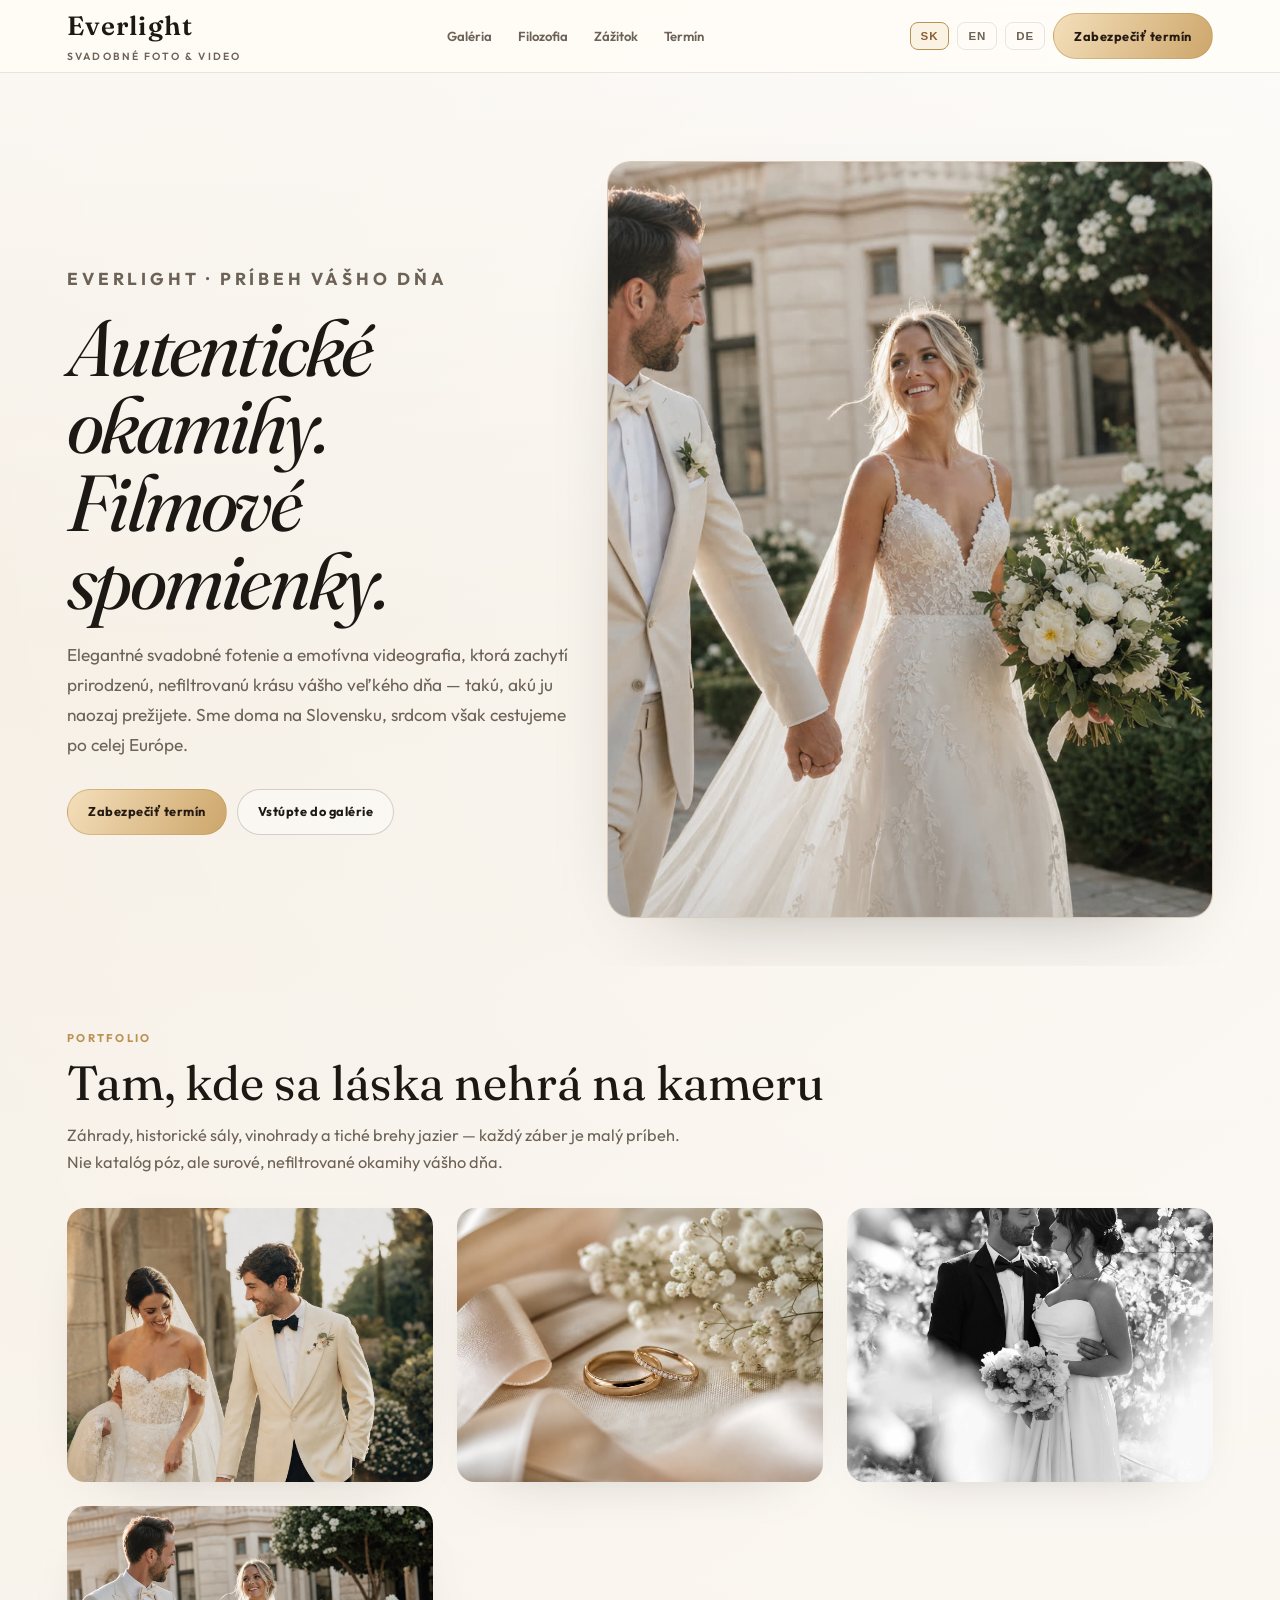
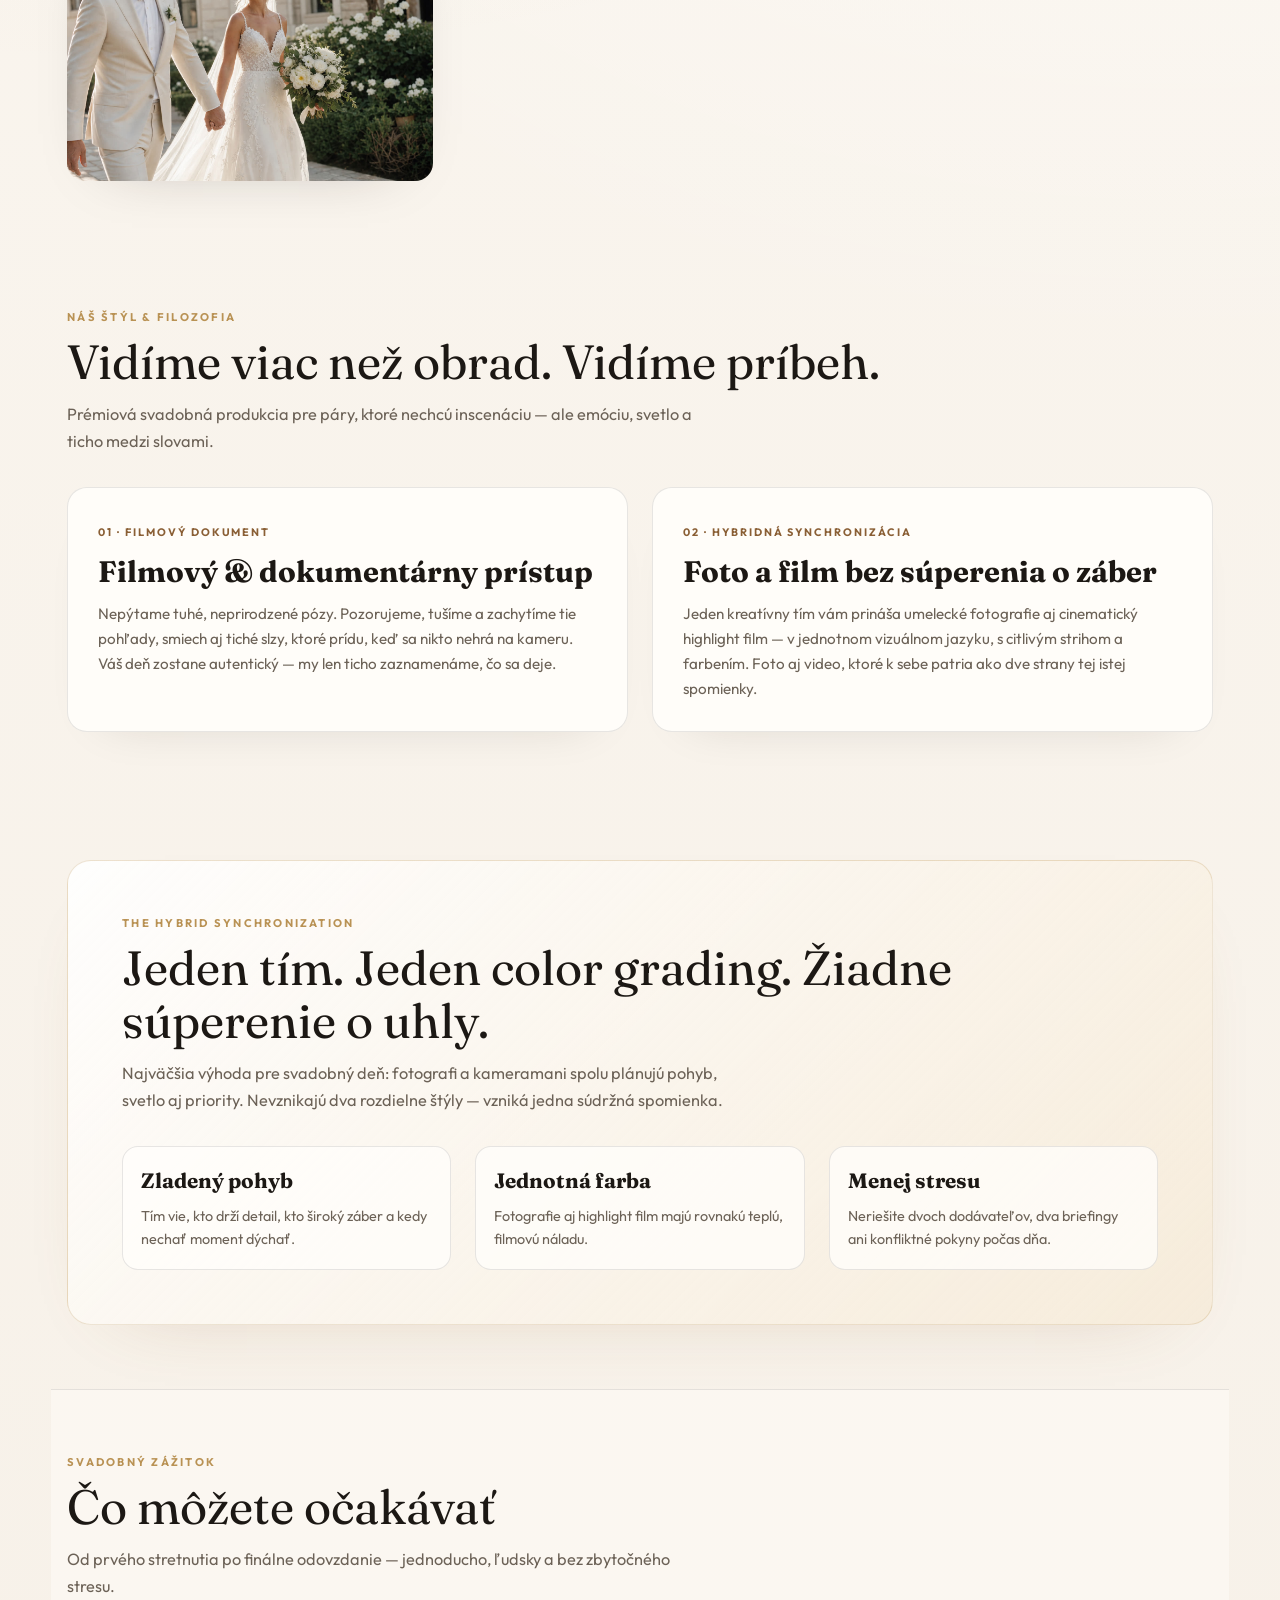
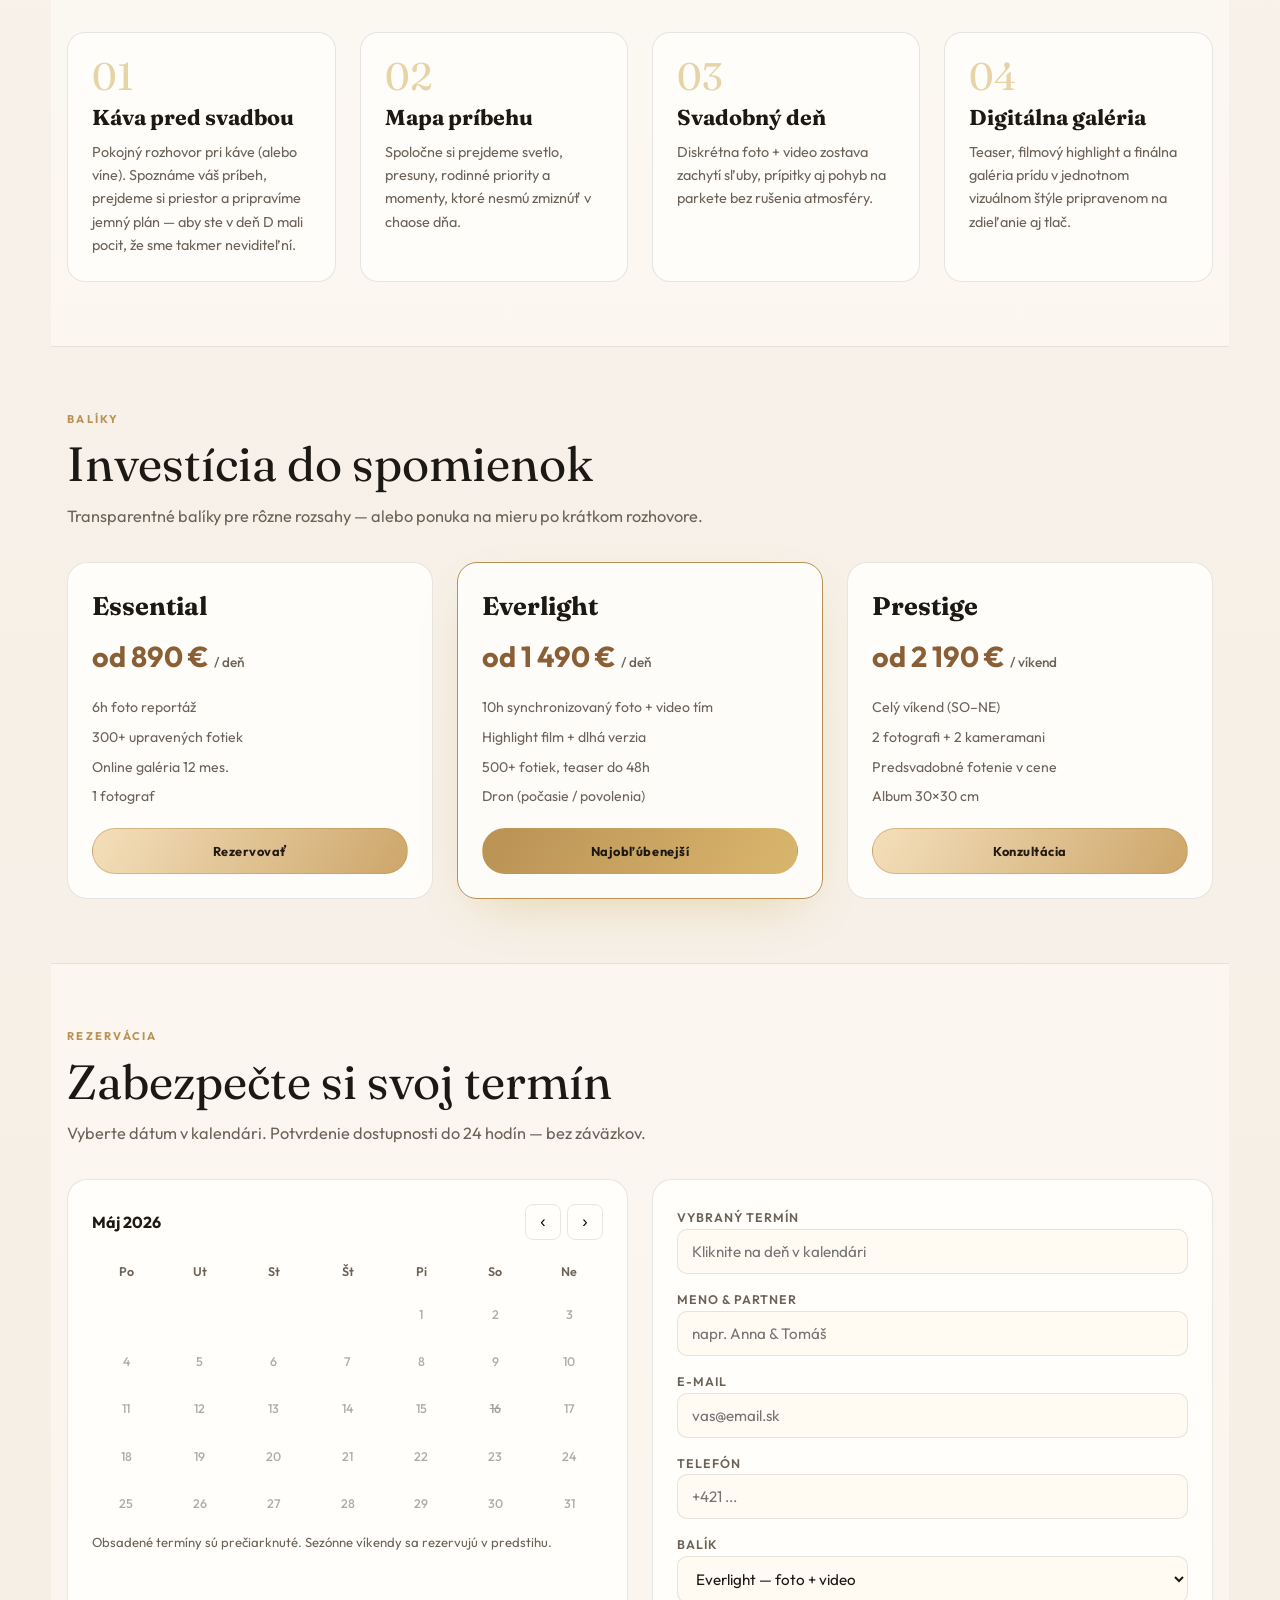
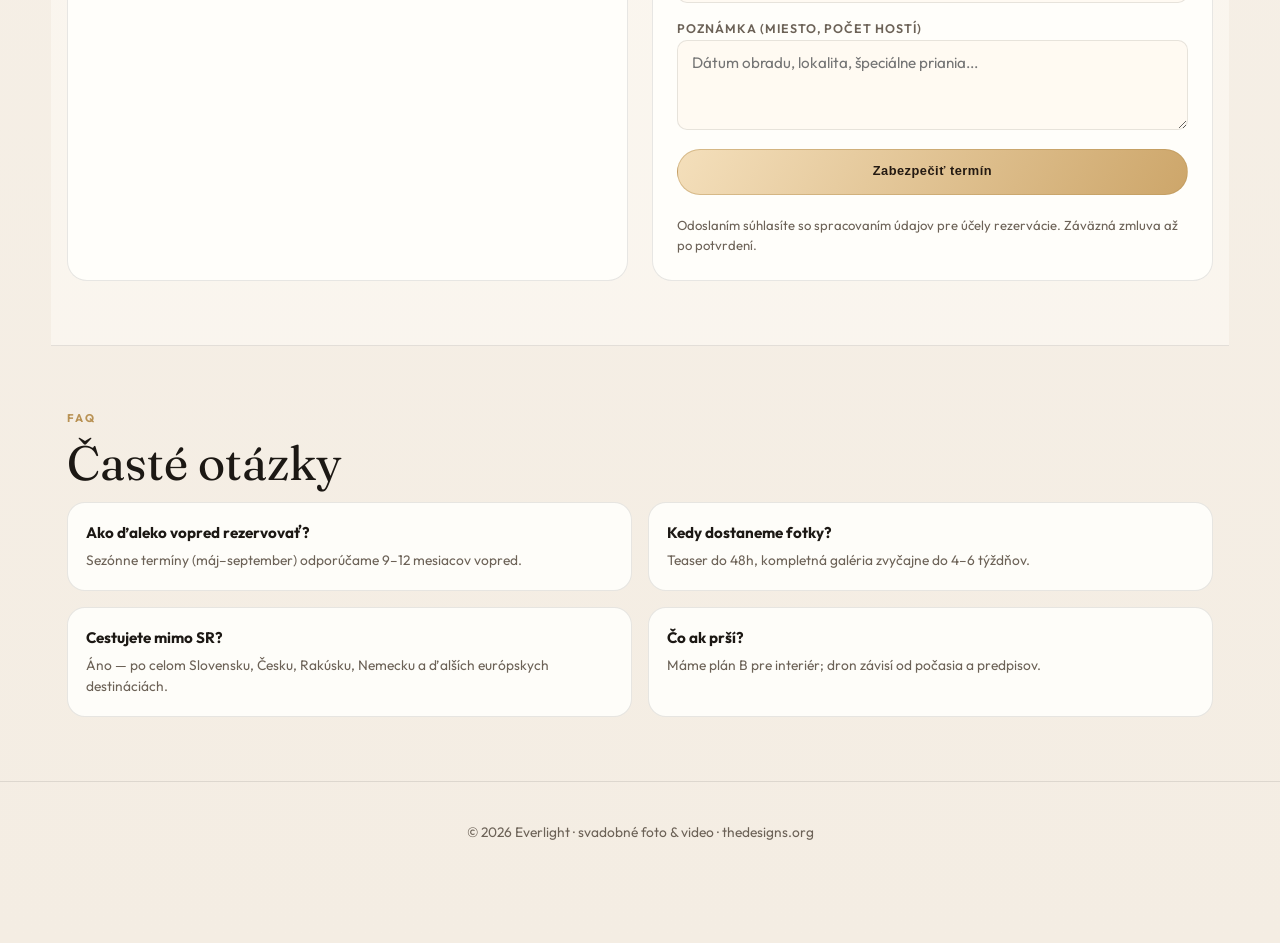
<file: foto/index.html>
<!DOCTYPE html>
<html lang="sk">
<head>
  <meta charset="UTF-8">
  <meta name="viewport" content="width=device-width, initial-scale=1.0">
  <title>Everlight | Svadobné foto & video</title>
  <meta name="description" content="Autentické okamihy. Filmové spomienky. Elegantné svadobné fotenie a emotívna videografia — Slovensko & Európa.">
  <link rel="canonical" href="https://thedesigns.org/foto/">
  <link rel="icon" href="/icon.svg" type="image/svg+xml">
  <link rel="preconnect" href="https://fonts.googleapis.com">
  <link rel="preconnect" href="https://fonts.gstatic.com" crossorigin>
  <link href="https://fonts.googleapis.com/css2?family=Fraunces:ital,opsz,wght@0,9..144,400;0,9..144,600;1,9..144,400&family=Outfit:wght@400;500;600;700&display=swap" rel="stylesheet">
  <link rel="stylesheet" href="../css/design-system.css?v=20260522">
  <link rel="stylesheet" href="../css/scroll-perf.css?v=20260522">
  <style>
    :root{
      --bg:#fbf7f1;
      --bg2:#f4ede3;
      --ink:#1c1814;
      --muted:#6c6257;
      --line:rgba(28,24,20,.1);
      --acc:#b99254;
      --acc2:#8a5f35;
      --cream:#fffefb;
      --r:var(--ds-r-md);
    }
    *{box-sizing:border-box;margin:0;padding:0}
    html{scroll-behavior:auto!important;scroll-padding-top:76px}
    body{
      font-family:var(--font-ever-body);
      color:var(--ink);
      background:
        radial-gradient(circle at 10% -8%,rgba(185,146,84,.14),transparent 34%),
        radial-gradient(circle at 92% 8%,rgba(255,255,255,.72),transparent 28%),
        linear-gradient(180deg,var(--bg),var(--bg2));
      line-height:1.55;
    }
    a{color:inherit;text-decoration:none}
    img{display:block;max-width:100%;width:100%;height:auto;object-fit:cover}
    .hero-bg img,.g-item img,.svc-thumb img{height:100%;object-fit:cover}
    .top{position:sticky;top:0;z-index:50;background:rgba(255,253,248,.92);border-bottom:1px solid var(--line);scroll-margin-top:0;backdrop-filter:blur(14px)}
    .top .ct{width:var(--ds-container);margin:0 auto;padding-inline:var(--ds-pad-x)}
    .top .ds-header-row{min-height:72px;display:flex;align-items:center;justify-content:space-between;gap:12px}
    .logo{font-family:var(--font-ever-headline);font-size:1.65rem;font-weight:600;letter-spacing:.04em}
    .logo span{display:block;font-family:Outfit,sans-serif;font-size:.65rem;letter-spacing:.2em;text-transform:uppercase;color:var(--muted);font-weight:600;margin-top:2px}
    .top-actions{display:flex;align-items:center;gap:8px;flex-wrap:wrap}
    .nav{display:flex;gap:6px;flex-wrap:wrap}
    .nav a{font-size:.82rem;font-weight:600;color:var(--muted);padding:8px 10px;border-radius:8px}
    .nav a:hover{color:var(--ink);background:rgba(184,134,11,.08)}
    .lang-btn{border:1px solid var(--line);border-radius:8px;padding:7px 10px;font-size:.72rem;font-weight:700;letter-spacing:.08em;text-transform:uppercase;background:transparent;color:var(--muted);cursor:pointer}
    .lang-btn[aria-pressed="true"]{border-color:var(--acc);color:var(--acc2);background:rgba(184,134,11,.08)}
    .btn{display:inline-flex;align-items:center;justify-content:center;min-height:46px;padding:12px 20px;border-radius:999px;font-size:.8rem;font-weight:700;letter-spacing:.04em;border:1px solid rgba(185,146,84,.48);background:linear-gradient(120deg,#f4dfbb,#cda66a);color:#241a12;box-shadow:0 16px 38px -28px rgba(90,55,28,.5);text-align:center;line-height:1.15;white-space:nowrap;transition:transform .2s ease,box-shadow .2s ease}
    .btn:hover{transform:translateY(-2px);box-shadow:0 22px 48px -32px rgba(90,55,28,.58)}
    .btn.outline{background:transparent;color:var(--ink)}
    .hero{position:relative;padding:clamp(42px,7vw,88px) 0 48px;overflow:hidden;contain:paint}
    .hero::before{content:"";position:absolute;inset:0 0 auto;height:64%;background:linear-gradient(180deg,rgba(255,255,255,.56),transparent);pointer-events:none}
    .hero-grid{position:relative;z-index:2;display:grid;grid-template-columns:minmax(0,.92fr) minmax(0,1.08fr);gap:var(--ds-gutter);align-items:center}
    .hero-copy{padding:clamp(20px,4vw,44px) 0}
    .hero-bg{position:relative;z-index:0;aspect-ratio:4/5;border:1px solid rgba(28,24,20,.1);border-radius:24px;overflow:hidden;box-shadow:0 34px 90px -58px rgba(28,24,20,.46);background:#eee0cf}
    .hero-bg img{width:100%;height:100%;object-fit:cover}
    .hero-bg::after{content:"";position:absolute;inset:0;background:linear-gradient(0deg,rgba(28,24,20,.16),transparent 48%,rgba(255,253,248,.08));pointer-events:none}
    .hero .ct{width:var(--ds-container);margin:0 auto;padding-inline:var(--ds-pad-x)}
    .hero-k{font-size:.72rem;text-transform:uppercase;letter-spacing:.22em;font-weight:700;color:var(--acc2)}
    .hero h1{font-family:var(--font-ever-headline);font-size:clamp(2.7rem,6.2vw,5.15rem);line-height:.98;font-weight:400;margin-top:14px;max-width:10ch;font-style:italic;letter-spacing:-.035em}
    .hero p{margin-top:20px;max-width:46ch;color:var(--muted);font-size:1.08rem;line-height:1.75}
    .hero-cta{margin-top:28px;display:flex;gap:10px;flex-wrap:wrap}
    .hero-cta .btn.outline{border-color:rgba(28,24,20,.18);color:var(--ink);background:rgba(255,255,255,.42)}
    .wrap{width:var(--ds-container);margin:0 auto;padding:var(--ds-xl) var(--ds-pad-x)}
    .sec-k{font-size:.7rem;text-transform:uppercase;letter-spacing:.2em;color:var(--acc);font-weight:700;margin-bottom:10px}
    .sec-h{font-family:var(--font-ever-headline);font-size:clamp(2rem,4vw,3rem);font-weight:400;line-height:1.1;margin-bottom:12px}
    .sec-p{color:var(--muted);max-width:58ch;margin-bottom:32px;font-size:1.02rem;line-height:1.65}
    .gallery{display:grid;grid-template-columns:repeat(3,minmax(0,1fr));gap:var(--ds-gutter)}
    .g-item{border-radius:18px;overflow:hidden;position:relative;aspect-ratio:4/3;box-shadow:0 18px 60px -44px rgba(28,24,20,.38)}
    @media (hover:hover){.g-item img{transition:transform .45s ease}.g-item:hover img{transform:scale(1.03)}}
    .phil-row{display:grid;grid-template-columns:repeat(2,minmax(0,1fr));gap:var(--ds-gutter);align-items:stretch}
    .phil-card{border:1px solid var(--line);border-radius:20px;padding:calc(var(--ds-gutter) + 6px);background:rgba(255,254,251,.88);height:100%;box-shadow:0 22px 50px -40px rgba(28,24,20,.2)}
    .phil-card h3{font-family:var(--font-ever-headline);font-size:clamp(1.45rem,2.5vw,1.85rem);margin-bottom:12px;line-height:1.15}
    .phil-card p{font-size:.95rem;color:var(--muted);line-height:1.65}
    .phil-card .phil-tag{display:inline-block;margin-bottom:14px;font-size:.68rem;text-transform:uppercase;letter-spacing:.18em;font-weight:700;color:var(--acc2)}
    .sync-band{border:1px solid rgba(185,146,84,.24);border-radius:24px;padding:clamp(30px,5vw,54px);background:linear-gradient(135deg,rgba(255,255,255,.88),rgba(244,223,187,.32));box-shadow:0 28px 80px -58px rgba(139,90,43,.32)}
    .sync-grid{display:grid;grid-template-columns:repeat(3,minmax(0,1fr));gap:var(--ds-gutter);margin-top:28px}
    .sync-item{border:1px solid var(--line);border-radius:16px;padding:18px;background:rgba(255,254,251,.76)}
    .sync-item h3{font-family:var(--font-ever-headline);font-size:1.3rem;margin-bottom:8px}
    .sync-item p{font-size:.9rem;color:var(--muted);line-height:1.6}
    .xp-row{display:grid;grid-template-columns:repeat(4,minmax(0,1fr));gap:var(--ds-gutter);align-items:stretch;position:relative}
    .xp-step{border:1px solid var(--line);border-radius:18px;padding:var(--ds-gutter);background:rgba(255,254,251,.88);height:100%;display:flex;flex-direction:column}
    .xp-num{font-family:var(--font-ever-headline);font-size:2.4rem;line-height:1;color:rgba(184,134,11,.35);margin-bottom:10px}
    .xp-step h3{font-family:var(--font-ever-headline);font-size:1.35rem;margin-bottom:10px;line-height:1.2}
    .xp-step p{font-size:.9rem;color:var(--muted);line-height:1.6;flex:1}
    .xp-sec{background:rgba(255,253,248,.46);border-top:1px solid var(--line);border-bottom:1px solid var(--line)}
    .packages{display:grid;grid-template-columns:repeat(3,minmax(0,1fr));gap:var(--ds-gutter);align-items:stretch}
    .pkg{border:1px solid var(--line);border-radius:20px;padding:var(--ds-gutter);background:rgba(255,254,251,.9);display:flex;flex-direction:column;height:100%}
    .pkg.featured{border-color:var(--acc);box-shadow:0 20px 50px -24px rgba(184,134,11,.35)}
    .pkg h3{font-family:var(--font-ever-headline);font-size:1.6rem}
    .pkg-price{margin-top:8px;font-size:1.8rem;font-weight:700;color:var(--acc2)}
    .pkg-price small{font-size:.85rem;font-weight:500;color:var(--muted)}
    .pkg ul{margin-top:18px;flex:1;list-style:none;display:flex;flex-direction:column;gap:8px;font-size:.88rem;color:var(--muted)}
    .pkg .btn{margin-top:20px;width:100%}
    .pkg.featured .btn{background:linear-gradient(120deg,var(--acc),#d9b66d);border-color:transparent;color:#1c1814}
    .calendar-sec{background:rgba(255,253,248,.46);border-top:1px solid var(--line);border-bottom:1px solid var(--line)}
    .cal-wrap{display:grid;grid-template-columns:repeat(2,minmax(0,1fr));gap:var(--ds-gutter);align-items:stretch}
    .cal-box{border:1px solid var(--line);border-radius:20px;padding:var(--ds-gutter);background:rgba(255,254,251,.92);height:100%;display:flex;flex-direction:column}
    .book-form{flex:1}
    .cal-head{display:flex;justify-content:space-between;align-items:center;margin-bottom:16px}
    .cal-head h4{font-weight:700}
    .cal-nav{display:flex;gap:6px}
    .cal-nav button{width:36px;height:36px;border:1px solid var(--line);border-radius:8px;background:0;cursor:pointer;font-size:1rem}
    .cal-grid{display:grid;grid-template-columns:repeat(7,1fr);gap:6px;text-align:center;font-size:.78rem}
    .cal-grid .dow{color:var(--muted);font-weight:600;padding:6px 0}
    .cal-day{padding:10px 4px;border-radius:8px;cursor:pointer;border:1px solid transparent;font-weight:500}
    .cal-day:hover:not(.empty):not(.past){border-color:var(--acc);background:rgba(184,134,11,.08)}
    .cal-day.selected{background:var(--acc);color:#1c1814}
    .cal-day.past{opacity:.35;cursor:not-allowed}
    .cal-day.empty{cursor:default}
    .cal-day.busy{text-decoration:line-through;opacity:.4;cursor:not-allowed}
    .book-form{display:flex;flex-direction:column;gap:12px}
    .book-form label{font-size:.78rem;font-weight:600;color:var(--muted);text-transform:uppercase;letter-spacing:.08em}
    .book-form input,.book-form select,.book-form textarea{width:100%;padding:12px 14px;border:1px solid var(--line);border-radius:10px;font-family:inherit;font-size:.95rem;background:#fffaf2;color:var(--ink)}
    .book-form textarea{min-height:90px;resize:vertical}
    .book-note{font-size:.82rem;color:var(--muted);margin-top:8px}
    .faq{display:grid;grid-template-columns:repeat(2,minmax(0,1fr));gap:var(--ds-md)}
    .faq-item{border:1px solid var(--line);border-radius:18px;padding:18px;background:rgba(255,254,251,.9)}
    .faq-item h4{font-size:.95rem;margin-bottom:6px}
    .faq-item p{font-size:.86rem;color:var(--muted)}
    footer{padding:40px 0 100px;border-top:1px solid var(--line);text-align:center;color:var(--muted);font-size:.86rem}
    @media(max-width:900px){
      .gallery{grid-template-columns:repeat(2,minmax(0,1fr))}
      .hero-grid{grid-template-columns:1fr}
      .hero-copy{padding-top:0}
      .hero h1{max-width:12ch}
      .phil-row,.sync-grid,.xp-row,.packages,.cal-wrap,.faq{grid-template-columns:1fr}
      .nav{display:none}
      .top .ds-header-row{min-height:auto;flex-wrap:wrap;padding-block:10px}
      .logo{flex:1 1 100%}
      .top-actions{width:100%;justify-content:space-between}
    }
    @media(max-width:520px){
      .gallery{grid-template-columns:1fr}
      .hero-cta,.top-actions{gap:8px}
      .hero-cta .btn,.top-actions .btn{width:100%;white-space:normal}
      .lang-btn{flex:1}
    }
  </style>
</head>
<body>
  <header class="top">
    <div class="ct ds-header-row">
      <a href="../" class="logo">Everlight<span data-i18n="logo">Svadobné foto & video</span></a>
      <nav class="nav">
        <a href="#gallery" data-i18n="navG">Galéria</a>
        <a href="#philosophy" data-i18n="navP">Filozofia</a>
        <a href="#experience" data-i18n="navE">Zážitok</a>
        <a href="#calendar" data-i18n="navC">Termín</a>
      </nav>
      <div class="top-actions">
        <button type="button" class="lang-btn" data-lang="sk" aria-pressed="true">SK</button>
        <button type="button" class="lang-btn" data-lang="en" aria-pressed="false">EN</button>
        <button type="button" class="lang-btn" data-lang="de" aria-pressed="false">DE</button>
        <a class="btn" href="#calendar" data-i18n="navBook">Zabezpečiť termín</a>
      </div>
    </div>
  </header>

  <section class="hero">
    <div class="ct hero-grid">
      <div class="hero-copy">
        <p class="hero-k" data-i18n="heroK">Everlight · Príbeh vášho dňa</p>
        <h1 data-i18n="heroH1">Autentické okamihy. Filmové spomienky.</h1>
        <p data-i18n="heroSub">Elegantné svadobné fotenie a emotívna videografia, ktorá zachytí prirodzenú, nefiltrovanú krásu vášho veľkého dňa — takú, akú ju naozaj prežijete. Sme doma na Slovensku, srdcom však cestujeme po celej Európe.</p>
        <div class="hero-cta">
          <a class="btn" href="#calendar" data-i18n="ctaAvail">Zabezpečiť termín</a>
          <a class="btn outline" href="#gallery" data-i18n="ctaGallery">Vstúpte do galérie</a>
        </div>
      </div>
      <div class="hero-bg">
        <!-- IMAGE: cinematic wedding photography — warm sun-drenched couple laughing in landscape/historical venue -->
      <img src="wedding/editorial-hero.jpg" alt="" data-i18n-alt="heroImgAlt" fetchpriority="high">
      </div>
    </div>
  </section>

  <section class="wrap" id="gallery">
    <p class="sec-k" data-i18n="galK">Portfolio</p>
    <h2 class="sec-h" data-i18n="galH">Tam, kde sa láska nehrá na kameru</h2>
    <p class="sec-p" data-i18n="galP">Záhrady, historické sály, vinohrady a tiché brehy jazier — každý záber je malý príbeh. Nie katalóg póz, ale surové, nefiltrované okamihy vášho dňa.</p>
    <div class="gallery">
      <div class="g-item"><img src="wedding/candid-gallery.jpg" alt="" data-i18n-alt="gal1" loading="lazy" decoding="async"></div>
      <div class="g-item"><img src="wedding/detail-rings.jpg" alt="" data-i18n-alt="gal2" loading="lazy" decoding="async"></div>
      <div class="g-item"><img src="wedding/venue.jpg" alt="" data-i18n-alt="gal3" loading="lazy" decoding="async"></div>
      <div class="g-item"><img src="wedding/editorial-hero.jpg" alt="" data-i18n-alt="gal4" loading="lazy" decoding="async"></div>
    </div>
  </section>

  <section class="wrap" id="philosophy">
    <p class="sec-k" data-i18n="philK">Náš štýl & filozofia</p>
    <h2 class="sec-h" data-i18n="philH">Vidíme viac než obrad. Vidíme príbeh.</h2>
    <p class="sec-p" data-i18n="philP">Prémiová svadobná produkcia pre páry, ktoré nechcú inscenáciu — ale emóciu, svetlo a ticho medzi slovami.</p>
    <div class="phil-row">
      <article class="phil-card">
        <span class="phil-tag" data-i18n="phil1tag">01 · Filmový dokument</span>
        <h3 data-i18n="phil1h">Filmový & dokumentárny prístup</h3>
        <p data-i18n="phil1p">Nepýtame tuhé, neprirodzené pózy. Pozorujeme, tušíme a zachytíme tie pohľady, smiech aj tiché slzy, ktoré prídu, keď sa nikto nehrá na kameru. Váš deň zostane autentický — my len ticho zaznamenáme, čo sa deje.</p>
      </article>
      <article class="phil-card">
        <span class="phil-tag" data-i18n="phil2tag">02 · Hybridná synchronizácia</span>
        <h3 data-i18n="phil2h">Foto a film bez súperenia o záber</h3>
        <p data-i18n="phil2p">Jeden kreatívny tím vám prináša umelecké fotografie aj cinematický highlight film — v jednotnom vizuálnom jazyku, s citlivým strihom a farbením. Foto aj video, ktoré k sebe patria ako dve strany tej istej spomienky.</p>
      </article>
    </div>
  </section>

  <section class="wrap" id="hybrid">
    <div class="sync-band">
      <p class="sec-k" data-i18n="syncK">The Hybrid Synchronization</p>
      <h2 class="sec-h" data-i18n="syncH">Jeden tím. Jeden color grading. Žiadne súperenie o uhly.</h2>
      <p class="sec-p" data-i18n="syncP">Najväčšia výhoda pre svadobný deň: fotografi a kameramani spolu plánujú pohyb, svetlo aj priority. Nevznikajú dva rozdielne štýly — vzniká jedna súdržná spomienka.</p>
      <div class="sync-grid">
        <article class="sync-item">
          <h3 data-i18n="sync1h">Zladený pohyb</h3>
          <p data-i18n="sync1p">Tím vie, kto drží detail, kto široký záber a kedy nechať moment dýchať.</p>
        </article>
        <article class="sync-item">
          <h3 data-i18n="sync2h">Jednotná farba</h3>
          <p data-i18n="sync2p">Fotografie aj highlight film majú rovnakú teplú, filmovú náladu.</p>
        </article>
        <article class="sync-item">
          <h3 data-i18n="sync3h">Menej stresu</h3>
          <p data-i18n="sync3p">Neriešite dvoch dodávateľov, dva briefingy ani konfliktné pokyny počas dňa.</p>
        </article>
      </div>
    </div>
  </section>

  <section class="xp-sec wrap" id="experience">
    <p class="sec-k" data-i18n="xpK">Svadobný zážitok</p>
    <h2 class="sec-h" data-i18n="xpH">Čo môžete očakávať</h2>
    <p class="sec-p" data-i18n="xpP">Od prvého stretnutia po finálne odovzdanie — jednoducho, ľudsky a bez zbytočného stresu.</p>
    <div class="xp-row">
      <article class="xp-step">
        <div class="xp-num">01</div>
        <h3 data-i18n="xp1h">Káva pred svadbou</h3>
        <p data-i18n="xp1p">Pokojný rozhovor pri káve (alebo víne). Spoznáme váš príbeh, prejdeme si priestor a pripravíme jemný plán — aby ste v deň D mali pocit, že sme takmer neviditeľní.</p>
      </article>
      <article class="xp-step">
        <div class="xp-num">02</div>
        <h3 data-i18n="xp2h">Mapa príbehu</h3>
        <p data-i18n="xp2p">Spoločne si prejdeme svetlo, presuny, rodinné priority a momenty, ktoré nesmú zmiznúť v chaose dňa.</p>
      </article>
      <article class="xp-step">
        <div class="xp-num">03</div>
        <h3 data-i18n="xp3h">Svadobný deň</h3>
        <p data-i18n="xp3p">Diskrétna foto + video zostava zachytí sľuby, prípitky aj pohyb na parkete bez rušenia atmosféry.</p>
      </article>
      <article class="xp-step">
        <div class="xp-num">04</div>
        <h3 data-i18n="xp4h">Digitálna galéria</h3>
        <p data-i18n="xp4p">Teaser, filmový highlight a finálna galéria prídu v jednotnom vizuálnom štýle pripravenom na zdieľanie aj tlač.</p>
      </article>
    </div>
  </section>

  <section class="wrap" id="packages">
    <p class="sec-k" data-i18n="pkgK">Balíky</p>
    <h2 class="sec-h" data-i18n="pkgH">Investícia do spomienok</h2>
    <p class="sec-p" data-i18n="pkgP">Transparentné balíky pre rôzne rozsahy — alebo ponuka na mieru po krátkom rozhovore.</p>
    <div class="packages">
      <article class="pkg">
        <h3>Essential</h3>
        <div class="pkg-price">od 890 € <small data-i18n="pkgDay">/ deň</small></div>
        <ul>
          <li data-i18n="pkg1a">6h foto reportáž</li>
          <li data-i18n="pkg1b">300+ upravených fotiek</li>
          <li data-i18n="pkg1c">Online galéria 12 mes.</li>
          <li data-i18n="pkg1d">1 fotograf</li>
        </ul>
        <a class="btn" href="#calendar" data-i18n="pkgBook">Rezervovať</a>
      </article>
      <article class="pkg featured">
        <h3>Everlight</h3>
        <div class="pkg-price">od 1 490 € <small data-i18n="pkgDay">/ deň</small></div>
        <ul>
          <li data-i18n="pkg2a">10h synchronizovaný foto + video tím</li>
          <li data-i18n="pkg2b">Highlight film + dlhá verzia</li>
          <li data-i18n="pkg2c">500+ fotiek, teaser do 48h</li>
          <li data-i18n="pkg2d">Dron (počasie / povolenia)</li>
        </ul>
        <a class="btn" href="#calendar" data-i18n="pkgFav">Najobľúbenejší</a>
      </article>
      <article class="pkg">
        <h3>Prestige</h3>
        <div class="pkg-price">od 2 190 € <small data-i18n="pkgWknd">/ víkend</small></div>
        <ul>
          <li data-i18n="pkg3a">Celý víkend (SO–NE)</li>
          <li data-i18n="pkg3b">2 fotografi + 2 kameramani</li>
          <li data-i18n="pkg3c">Predsvadobné fotenie v cene</li>
          <li data-i18n="pkg3d">Album 30×30 cm</li>
        </ul>
        <a class="btn" href="#calendar" data-i18n="pkgConsult">Konzultácia</a>
      </article>
    </div>
  </section>

  <section class="calendar-sec wrap" id="calendar">
    <p class="sec-k" data-i18n="calK">Rezervácia</p>
    <h2 class="sec-h" data-i18n="calH">Overte si voľný termín</h2>
    <p class="sec-p" data-i18n="calP">Vyberte dátum v kalendári. Potvrdenie dostupnosti do 24 hodín — bez záväzkov.</p>
    <div class="cal-wrap">
      <div class="cal-box">
        <div class="cal-head">
          <h4 id="calTitle">Máj 2026</h4>
          <div class="cal-nav">
            <button type="button" id="calPrev" aria-label="Predchádzajúci mesiac">‹</button>
            <button type="button" id="calNext" aria-label="Ďalší mesiac">›</button>
          </div>
        </div>
        <div class="cal-grid" id="calGrid"></div>
        <p class="book-note" data-i18n="calNote">Obsadené termíny sú prečiarknuté. Sezónne víkendy sa rezervujú v predstihu.</p>
      </div>
      <form class="book-form cal-box" id="bookForm">
        <div>
          <label for="bDate" data-i18n="fDate">Vybraný termín</label>
          <input type="text" id="bDate" name="date" readonly placeholder="Kliknite na deň v kalendári" data-i18n-ph="fDatePh" required>
        </div>
        <div>
          <label for="bName" data-i18n="fName">Meno & partner</label>
          <input type="text" id="bName" name="name" placeholder="napr. Anna & Tomáš" data-i18n-ph="fNamePh" required>
        </div>
        <div>
          <label for="bEmail" data-i18n="fEmail">E-mail</label>
          <input type="email" id="bEmail" name="email" placeholder="vas@email.sk" data-i18n-ph="fEmailPh" required>
        </div>
        <div>
          <label for="bPhone" data-i18n="fPhone">Telefón</label>
          <input type="tel" id="bPhone" name="phone" placeholder="+421 ..." data-i18n-ph="fPhonePh">
        </div>
        <div>
          <label for="bPkg" data-i18n="fPkg">Balík</label>
          <select id="bPkg" name="package">
            <option value="essential" data-i18n="fPkg1">Essential — foto</option>
            <option value="everlight" selected data-i18n="fPkg2">Everlight — foto + video</option>
            <option value="prestige" data-i18n="fPkg3">Prestige — víkend</option>
            <option value="custom" data-i18n="fPkg4">Individuálna ponuka</option>
          </select>
        </div>
        <div>
          <label for="bMsg" data-i18n="fMsg">Poznámka (miesto, počet hostí)</label>
          <textarea id="bMsg" name="message" placeholder="Dátum obradu, lokalita, špeciálne priania..." data-i18n-ph="fMsgPh"></textarea>
        </div>
        <button type="submit" class="btn" data-i18n="fSubmit">Zabezpečiť termín</button>
        <p class="book-note" data-i18n="fLegal">Odoslaním súhlasíte so spracovaním údajov pre účely rezervácie. Záväzná zmluva až po potvrdení.</p>
      </form>
    </div>
  </section>

  <section class="wrap">
    <p class="sec-k" data-i18n="faqK">FAQ</p>
    <h2 class="sec-h" data-i18n="faqH">Časté otázky</h2>
    <div class="faq">
      <div class="faq-item"><h4 data-i18n="faq1h">Ako ďaleko vopred rezervovať?</h4><p data-i18n="faq1p">Sezónne termíny (máj–september) odporúčame 9–12 mesiacov vopred.</p></div>
      <div class="faq-item"><h4 data-i18n="faq2h">Kedy dostaneme fotky?</h4><p data-i18n="faq2p">Teaser do 48h, kompletná galéria zvyčajne do 4–6 týždňov.</p></div>
      <div class="faq-item"><h4 data-i18n="faq3h">Cestujete mimo SR?</h4><p data-i18n="faq3p">Áno — po celom Slovensku, Česku, Rakúsku, Nemecku a ďalších európskych destináciách.</p></div>
      <div class="faq-item"><h4 data-i18n="faq4h">Čo ak prší?</h4><p data-i18n="faq4p">Máme plán B pre interiér; dron závisí od počasia a predpisov.</p></div>
    </div>
  </section>

  <footer data-i18n="footer">© 2026 Everlight · svadobné foto & video · thedesigns.org</footer>

  <script>
    const T = {
      sk: {
        logo: "Svadobné foto & video",
        navG: "Galéria", navP: "Filozofia", navE: "Zážitok", navC: "Termín", navBook: "Zabezpečiť termín",
        heroImgAlt: "Elegantní novomanželia v krémových tónoch kráčajú záhradným nádvorím pri zlatom svetle",
        heroK: "Everlight · Príbeh vášho dňa",
        heroH1: "Autentické okamihy. Filmové spomienky.",
        heroSub: "Elegantné svadobné fotenie a emotívna videografia, ktorá zachytí prirodzenú, nefiltrovanú krásu vášho veľkého dňa — takú, akú ju naozaj prežijete. Sme doma na Slovensku, srdcom však cestujeme po celej Európe.",
        ctaAvail: "Zabezpečiť termín", ctaGallery: "Vstúpte do galérie",
        galK: "Portfolio",
        galH: "Tam, kde sa láska nehrá na kameru",
        galP: "Záhrady, historické sály, vinohrady a tiché brehy jazier — každý záber je malý príbeh. Nie katalóg póz, ale surové, nefiltrované okamihy vášho dňa.",
        gal1: "Úprimný moment novomanželov pri kamennej architektúre",
        gal2: "Svadobné obrúčky na krémovom textile s bielymi kvetmi",
        gal3: "Čiernobiely portrét páru vo svetle záhrady",
        gal4: "Elegantný svadobný portrét pri zlatom svetle",
        gal5: "Nevesta s kyticou — prirodzené svetlo",
        gal6: "Svadba vo vinohradníckom prostredí",
        philK: "Náš štýl & filozofia",
        philH: "Vidíme viac než obrad. Vidíme príbeh.",
        philP: "Prémiová svadobná produkcia pre páry, ktoré nechcú inscenáciu — ale emóciu, svetlo a ticho medzi slovami.",
        phil1tag: "01 · Filmový dokument",
        phil1h: "Filmový & dokumentárny prístup",
        phil1p: "Nepýtame tuhé, neprirodzené pózy. Pozorujeme, tušíme a zachytíme tie pohľady, smiech aj tiché slzy, ktoré prídu, keď sa nikto nehrá na kameru. Váš deň zostane autentický — my len ticho zaznamenáme, čo sa deje.",
        phil2tag: "02 · Hybridná synchronizácia",
        phil2h: "Foto a film bez súperenia o záber",
        phil2p: "Jeden kreatívny tím vám prináša umelecké fotografie aj cinematický highlight film — v jednotnom vizuálnom jazyku, s citlivým strihom a farbením. Foto aj video, ktoré k sebe patria ako dve strany tej istej spomienky.",
        syncK: "The Hybrid Synchronization",
        syncH: "Jeden tím. Jeden color grading. Žiadne súperenie o uhly.",
        syncP: "Najväčšia výhoda pre svadobný deň: fotografi a kameramani spolu plánujú pohyb, svetlo aj priority. Nevznikajú dva rozdielne štýly — vzniká jedna súdržná spomienka.",
        sync1h: "Zladený pohyb", sync1p: "Tím vie, kto drží detail, kto široký záber a kedy nechať moment dýchať.",
        sync2h: "Jednotná farba", sync2p: "Fotografie aj highlight film majú rovnakú teplú, filmovú náladu.",
        sync3h: "Menej stresu", sync3p: "Neriešite dvoch dodávateľov, dva briefingy ani konfliktné pokyny počas dňa.",
        xpK: "Svadobný zážitok",
        xpH: "Čo môžete očakávať",
        xpP: "Od prvého stretnutia po finálne odovzdanie — jednoducho, ľudsky a bez zbytočného stresu.",
        xp1h: "Káva pred svadbou",
        xp1p: "Pokojný rozhovor pri káve (alebo víne). Spoznáme váš príbeh, prejdeme si priestor a pripravíme jemný plán — aby ste v deň D mali pocit, že sme takmer neviditeľní.",
        xp2h: "Mapa príbehu",
        xp2p: "Spoločne si prejdeme svetlo, presuny, rodinné priority a momenty, ktoré nesmú zmiznúť v chaose dňa.",
        xp3h: "Svadobný deň",
        xp3p: "Diskrétna foto + video zostava zachytí sľuby, prípitky aj pohyb na parkete bez rušenia atmosféry.",
        xp4h: "Digitálna galéria",
        xp4p: "Teaser, filmový highlight a finálna galéria prídu v jednotnom vizuálnom štýle pripravenom na zdieľanie aj tlač.",
        pkgK: "Balíky", pkgH: "Investícia do spomienok", pkgP: "Transparentné balíky pre rôzne rozsahy — alebo ponuka na mieru po krátkom rozhovore.",
        pkgDay: "/ deň", pkgWknd: "/ víkend",
        pkg1a: "6h foto reportáž", pkg1b: "300+ upravených fotiek", pkg1c: "Online galéria 12 mes.", pkg1d: "1 fotograf",
        pkg2a: "10h synchronizovaný foto + video tím", pkg2b: "Highlight film + dlhá verzia", pkg2c: "500+ fotiek, teaser do 48h", pkg2d: "Dron (počasie / povolenia)",
        pkg3a: "Celý víkend (SO–NE)", pkg3b: "2 fotografi + 2 kameramani", pkg3c: "Predsvadobné fotenie v cene", pkg3d: "Album 30×30 cm",
        pkgBook: "Rezervovať", pkgFav: "Najobľúbenejší", pkgConsult: "Konzultácia",
        calK: "Rezervácia", calH: "Zabezpečte si svoj termín", calP: "Vyberte dátum v kalendári. Potvrdenie dostupnosti do 24 hodín — bez záväzkov.",
        calNote: "Obsadené termíny sú prečiarknuté. Sezónne víkendy sa rezervujú v predstihu.",
        fDate: "Vybraný termín", fDatePh: "Kliknite na deň v kalendári",
        fName: "Meno & partner", fNamePh: "napr. Anna & Tomáš",
        fEmail: "E-mail", fEmailPh: "vas@email.sk",
        fPhone: "Telefón", fPhonePh: "+421 ...",
        fPkg: "Balík", fPkg1: "Essential — foto", fPkg2: "Everlight — foto + video", fPkg3: "Prestige — víkend", fPkg4: "Individuálna ponuka",
        fMsg: "Poznámka (miesto, počet hostí)", fMsgPh: "Dátum obradu, lokalita, špeciálne priania...",
        fSubmit: "Zabezpečiť termín",
        fLegal: "Odoslaním súhlasíte so spracovaním údajov pre účely rezervácie. Záväzná zmluva až po potvrdení.",
        faqK: "FAQ", faqH: "Časté otázky",
        faq1h: "Ako ďaleko vopred rezervovať?", faq1p: "Sezónne termíny (máj–september) odporúčame 9–12 mesiacov vopred.",
        faq2h: "Kedy dostaneme fotky?", faq2p: "Teaser do 48h, kompletná galéria zvyčajne do 4–6 týždňov.",
        faq3h: "Cestujete mimo SR?", faq3p: "Áno — po celom Slovensku, Česku, Rakúsku, Nemecku a ďalších európskych destináciách.",
        faq4h: "Čo ak prší?", faq4p: "Máme plán B pre interiér; dron závisí od počasia a predpisov.",
        footer: "© 2026 Everlight · svadobné foto & video · thedesigns.org",
        months: ["Január","Február","Marec","Apríl","Máj","Jún","Júl","August","September","Október","November","December"],
        dows: ["Po","Ut","St","Št","Pi","So","Ne"],
        calPrev: "Predchádzajúci mesiac", calNext: "Ďalší mesiac",
        mailSubj: "Everlight rezervácia",
        title: "Everlight | Svadobné foto & video",
        desc: "Autentické okamihy. Filmové spomienky. Elegantné svadobné fotenie a emotívna videografia — Slovensko & Európa."
      },
      en: {
        logo: "Wedding photography & film",
        navG: "Gallery", navP: "Philosophy", navE: "Experience", navC: "Availability", navBook: "Secure Your Date",
        heroImgAlt: "Elegant newlyweds in cream tones walking through a garden courtyard in golden light",
        heroK: "Everlight · Wedding & Event Storytelling",
        heroH1: "Authentic moments. Cinematic memories.",
        heroSub: "Elegant wedding photography and emotional videography that captures the raw, unscripted beauty of your special day. Based in Slovakia, traveling across Europe.",
        ctaAvail: "Secure Your Date", ctaGallery: "Enter the Gallery",
        galK: "Portfolio",
        galH: "Where love stops performing for the lens",
        galP: "Gardens, historic halls, vineyards, and quiet lakeshores — each frame is a small story. Not a catalogue of poses, but the raw, unfiltered moments of your day.",
        gal1: "Candid newlywed moment beside stone architecture",
        gal2: "Wedding rings on cream linen with white flowers",
        gal3: "Black and white garden portrait of the couple",
        gal4: "Elegant wedding portrait in golden light",
        gal5: "Bride with bouquet — natural light",
        gal6: "Wedding in a vineyard landscape",
        philK: "Our Style & Philosophy",
        philH: "We see more than a ceremony. We see a story.",
        philP: "Premium wedding production for couples who don't want performance — but emotion, light, and the silence between words.",
        phil1tag: "01 · Cinematic documentary",
        phil1h: "Cinematic & Documentary Style",
        phil1p: "No stiff, awkward posing. We observe, anticipate, and capture the glances, laughter, and quiet tears that happen when no one is performing for the camera. Your day stays authentic — we simply record what unfolds.",
        phil2tag: "02 · Hybrid synchronization",
        phil2h: "Photo and film without competing for angles",
        phil2p: "One creative team delivering both fine-art photographs and a cinematic highlight film — seamlessly graded, rhythmically edited, unmistakably yours. Photo and video that belong together like two sides of the same memory.",
        syncK: "The Hybrid Synchronization",
        syncH: "One team. One color grade. No competition for angles.",
        syncP: "The wedding-day advantage: photographers and filmmakers plan movement, light and priorities together. You do not receive two conflicting styles — you receive one cohesive memory.",
        sync1h: "Aligned movement", sync1p: "The team knows who holds the detail, who takes the wide frame and when to let the moment breathe.",
        sync2h: "Unified color", sync2p: "Your gallery and highlight film share the same warm, cinematic atmosphere.",
        sync3h: "Less stress", sync3p: "No two vendors, two briefings or conflicting directions during your day.",
        xpK: "The Wedding Experience",
        xpH: "What to expect",
        xpP: "From first hello to final delivery — simple, human, and free of unnecessary stress.",
        xp1h: "Pre-wedding coffee",
        xp1p: "A relaxed conversation over coffee (or wine). We learn your story, walk the venue, and build a light roadmap — so on the day, you forget we're even there.",
        xp2h: "Story map",
        xp2p: "We align light, movement, family priorities and the moments that should not disappear in the rush of the day.",
        xp3h: "Wedding day",
        xp3p: "A discreet photo + film team captures vows, toasts and dance-floor movement without disrupting the atmosphere.",
        xp4h: "Digital gallery",
        xp4p: "Teaser, cinematic highlight and final gallery arrive in one visual language, ready for sharing and print.",
        pkgK: "Collections", pkgH: "An investment in memory", pkgP: "Transparent collections for different scopes — or a bespoke proposal after a brief conversation.",
        pkgDay: "/ day", pkgWknd: "/ weekend",
        pkg1a: "6h photo reportage", pkg1b: "300+ edited images", pkg1c: "Online gallery 12 mo.", pkg1d: "1 photographer",
        pkg2a: "10h synchronized photo + film team", pkg2b: "Highlight film + full ceremony", pkg2c: "500+ images, teaser within 48h", pkg2d: "Drone (weather / permits)",
        pkg3a: "Full weekend (Sat–Sun)", pkg3b: "2 photographers + 2 filmmakers", pkg3c: "Engagement session included", pkg3d: "30×30 cm album",
        pkgBook: "Book", pkgFav: "Most popular", pkgConsult: "Consultation",
        calK: "Availability", calH: "Secure your date", calP: "Select a date in the calendar. We confirm availability within 24 hours — no obligation.",
        calNote: "Booked dates are crossed out. Peak-season weekends reserve early.",
        fDate: "Selected date", fDatePh: "Click a day in the calendar",
        fName: "Your names", fNamePh: "e.g. Anna & Thomas",
        fEmail: "Email", fEmailPh: "you@email.com",
        fPhone: "Phone", fPhonePh: "+421 ...",
        fPkg: "Collection", fPkg1: "Essential — photo", fPkg2: "Everlight — photo + film", fPkg3: "Prestige — weekend", fPkg4: "Custom proposal",
        fMsg: "Notes (venue, guest count)", fMsgPh: "Ceremony date, location, special wishes...",
        fSubmit: "Secure Your Date",
        fLegal: "By submitting, you agree to data processing for booking purposes. Contract binding only after confirmation.",
        faqK: "FAQ", faqH: "Common questions",
        faq1h: "How far in advance should we book?", faq1p: "For peak season (May–September), we recommend 9–12 months ahead.",
        faq2h: "When will we receive our images?", faq2p: "Teaser within 48h; full gallery typically within 4–6 weeks.",
        faq3h: "Do you travel outside Slovakia?", faq3p: "Yes — across Slovakia, Czechia, Austria, Germany, and select European destinations.",
        faq4h: "What if it rains?", faq4p: "We always have an indoor plan B; drone coverage depends on weather and regulations.",
        footer: "© 2026 Everlight · wedding photography & film · thedesigns.org",
        months: ["January","February","March","April","May","June","July","August","September","October","November","December"],
        dows: ["Mo","Tu","We","Th","Fr","Sa","Su"],
        calPrev: "Previous month", calNext: "Next month",
        mailSubj: "Everlight booking",
        title: "Everlight | Wedding Photography & Film",
        desc: "Authentic moments. Cinematic memories. Elegant wedding photography and emotional videography — Slovakia & Europe."
      },
      de: {
        logo: "Hochzeitsfotografie & Film",
        navG: "Galerie", navP: "Philosophie", navE: "Erlebnis", navC: "Termin", navBook: "Termin sichern",
        heroImgAlt: "Elegantes Brautpaar in Cremetönen geht durch einen Gartenhof im goldenen Licht",
        heroK: "Everlight · Hochzeitsreportage & Film",
        heroH1: "Authentische Momente. Cinematische Erinnerungen.",
        heroSub: "Elegante Hochzeitsfotografie und emotionale, cinematische Hochzeitsvideos, die die ungeschönte, ungestellte Schönheit Ihres Festes einfangen. Sitz in der Slowakei — für anspruchsvolle Boutique-Hochzeiten in ganz Europa.",
        ctaAvail: "Termin sichern", ctaGallery: "Galerie betreten",
        galK: "Portfolio",
        galH: "Wo Liebe nicht fürs Objektiv spielt",
        galP: "Gärten, historische Säle, Weinberge und stille Seeufer — jedes Bild erzählt eine kleine Geschichte. Kein Posenkatalog, sondern rohe, ungefilterte Momente Ihres Tages.",
        gal1: "Ungestellter Moment des Brautpaares neben Steinarchitektur",
        gal2: "Eheringe auf cremefarbenem Leinen mit weißen Blumen",
        gal3: "Schwarzweißes Gartenporträt des Paares",
        gal4: "Elegantes Hochzeitsporträt im goldenen Licht",
        gal5: "Braut mit Bouquet — natürliches Licht",
        gal6: "Hochzeit in Weinberglage",
        philK: "Stil & Philosophie",
        philH: "Wir sehen mehr als eine Zeremonie. Wir sehen eine Geschichte.",
        philP: "Premium-Hochzeitsproduktion für Paare, die keine Inszenierung wollen — sondern Emotion, Licht und die Stille zwischen den Worten.",
        phil1tag: "01 · Cinematischer Dokumentarstil",
        phil1h: "Cinematischer Dokumentarstil",
        phil1p: "Keine steifen Hochzeitsposen. Wir beobachten, antizipieren und halten Blicke, Lachen und leise Tränen fest — genau dann, wenn niemand fürs Objektiv spielt. Ihr Tag bleibt authentisch; wir halten leise fest, was geschieht.",
        phil2tag: "02 · Hybrid-Synchronisation",
        phil2h: "Foto und Film ohne Kampf um Blickwinkel",
        phil2p: "Ein kreatives Team liefert kunstvolle Hochzeitsfotografie und ein cinematisches Highlight-Video — farblich abgestimmt, rhythmisch geschnitten, unverkennbar Ihr Tag. Foto und Film wie zwei Seiten derselben Erinnerung.",
        syncK: "The Hybrid Synchronization",
        syncH: "Ein Team. Ein Color Grading. Kein Kampf um Blickwinkel.",
        syncP: "Der Vorteil am Hochzeitstag: Fotografen und Filmer planen Bewegung, Licht und Prioritäten gemeinsam. Es entstehen nicht zwei Stile — sondern eine stimmige Erinnerung.",
        sync1h: "Abgestimmte Bewegung", sync1p: "Das Team weiß, wer Details hält, wer die Totale nimmt und wann ein Moment Raum braucht.",
        sync2h: "Einheitliche Farbe", sync2p: "Galerie und Highlight-Film teilen dieselbe warme, cinematische Stimmung.",
        sync3h: "Weniger Stress", sync3p: "Keine zwei Dienstleister, zwei Briefings oder widersprüchlichen Anweisungen am Tag selbst.",
        xpK: "Ihr Hochzeitserlebnis",
        xpH: "Was Sie erwartet",
        xpP: "Vom ersten Kennenlernen bis zur Übergabe — unkompliziert, persönlich und ohne unnötigen Stress.",
        xp1h: "Kaffee vor der Hochzeit",
        xp1p: "Ein entspanntes Gespräch bei Kaffee oder Wein. Wir lernen Ihre Geschichte, begehen die Location und skizzieren einen leichten Ablauf — damit Sie am Tag selbst vergessen, dass wir da sind.",
        xp2h: "Story Map",
        xp2p: "Wir stimmen Licht, Wege, Familienprioritäten und die Momente ab, die im Tagesfluss nicht verloren gehen dürfen.",
        xp3h: "Hochzeitstag",
        xp3p: "Ein diskretes Foto- und Filmteam hält Gelübde, Toasts und Tanzfläche fest, ohne die Atmosphäre zu stören.",
        xp4h: "Digitale Galerie",
        xp4p: "Teaser, Highlight-Film und finale Galerie kommen in einer visuellen Sprache — bereit zum Teilen und Drucken.",
        pkgK: "Pakete", pkgH: "Investition in Erinnerungen", pkgP: "Transparente Pakete für unterschiedliche Umfänge — oder ein individuelles Angebot nach einem kurzen Gespräch.",
        pkgDay: "/ Tag", pkgWknd: "/ Wochenende",
        pkg1a: "6h Hochzeitsreportage", pkg1b: "300+ bearbeitete Bilder", pkg1c: "Online-Galerie 12 Mon.", pkg1d: "1 Fotograf",
        pkg2a: "10h synchronisiertes Foto- + Filmteam", pkg2b: "Highlight-Film + Langversion", pkg2c: "500+ Bilder, Teaser in 48h", pkg2d: "Drohne (Wetter / Genehmigung)",
        pkg3a: "Ganzes Wochenende (Sa–So)", pkg3b: "2 Fotografen + 2 Kameraleute", pkg3c: "Verlobungsshooting inklusive", pkg3d: "Album 30×30 cm",
        pkgBook: "Anfragen", pkgFav: "Beliebtestes Paket", pkgConsult: "Beratung",
        calK: "Reservierung", calH: "Termin sichern", calP: "Wählen Sie ein Datum im Kalender. Verfügbarkeitsbestätigung innerhalb von 24 Stunden — unverbindlich.",
        calNote: "Belegte Termine sind durchgestrichen. Saison-Wochenenden werden früh gebucht.",
        fDate: "Gewählter Termin", fDatePh: "Tag im Kalender anklicken",
        fName: "Ihre Namen", fNamePh: "z. B. Anna & Thomas",
        fEmail: "E-Mail", fEmailPh: "ihre@email.de",
        fPhone: "Telefon", fPhonePh: "+421 ...",
        fPkg: "Paket", fPkg1: "Essential — Foto", fPkg2: "Everlight — Foto + Film", fPkg3: "Prestige — Wochenende", fPkg4: "Individuelles Angebot",
        fMsg: "Anmerkung (Location, Gästezahl)", fMsgPh: "Trauungstermin, Ort, besondere Wünsche...",
        fSubmit: "Termin sichern",
        fLegal: "Mit dem Absenden stimmen Sie der Datenverarbeitung zur Reservierung zu. Verbindlich erst nach Bestätigung.",
        faqK: "FAQ", faqH: "Häufige Fragen",
        faq1h: "Wie früh sollten wir buchen?", faq1p: "Für Hochsaison (Mai–September) empfehlen wir 9–12 Monate im Voraus.",
        faq2h: "Wann erhalten wir die Bilder?", faq2p: "Teaser innerhalb von 48h; vollständige Galerie in der Regel nach 4–6 Wochen.",
        faq3h: "Reisen Sie auch außerhalb der Slowakei?", faq3p: "Ja — Slowakei, Tschechien, Österreich, Deutschland und ausgewählte europäische Destinationen.",
        faq4h: "Was bei Regen?", faq4p: "Wir haben immer einen Indoor-Plan B; Drohnenaufnahmen hängen von Wetter und Vorschriften ab.",
        footer: "© 2026 Everlight · Hochzeitsfotografie & Film · thedesigns.org",
        months: ["Januar","Februar","März","April","Mai","Juni","Juli","August","September","Oktober","November","Dezember"],
        dows: ["Mo","Di","Mi","Do","Fr","Sa","So"],
        calPrev: "Vorheriger Monat", calNext: "Nächster Monat",
        mailSubj: "Everlight Reservierung",
        title: "Everlight | Hochzeitsfotografie & cinematische Hochzeitsvideos",
        desc: "Authentische Momente. Cinematische Erinnerungen. Elegante Hochzeitsfotografie und emotionale Hochzeitsvideos — Slowakei & Europa."
      }
    };

    let lang = "sk";
    const nodes = document.querySelectorAll("[data-i18n]");
    const altNodes = document.querySelectorAll("[data-i18n-alt]");
    const phNodes = document.querySelectorAll("[data-i18n-ph]");
    const btns = document.querySelectorAll("[data-lang]");

    function setLang(next) {
      const pack = T[next];
      if (!pack) return;
      lang = next;
      document.documentElement.lang = next;
      nodes.forEach((n) => { const k = n.dataset.i18n; if (pack[k]) n.textContent = pack[k]; });
      altNodes.forEach((n) => { const k = n.dataset.i18nAlt; if (pack[k]) n.alt = pack[k]; });
      phNodes.forEach((n) => { const k = n.dataset.i18nPh; if (pack[k]) n.placeholder = pack[k]; });
      btns.forEach((b) => b.setAttribute("aria-pressed", b.dataset.lang === next ? "true" : "false"));
      document.getElementById("calPrev").setAttribute("aria-label", pack.calPrev);
      document.getElementById("calNext").setAttribute("aria-label", pack.calNext);
      document.title = pack.title;
      document.querySelector('meta[name="description"]').content = pack.desc;
      try { localStorage.setItem("everlight-lang", next); } catch (_) {}
      renderCal();
    }

    btns.forEach((b) => b.addEventListener("click", () => setLang(b.dataset.lang)));

    const busy = new Set(['2026-05-16','2026-06-20','2026-07-11','2026-08-08','2026-09-05']);
    let view = new Date(2026, 4, 1);
    const grid = document.getElementById('calGrid');
    const title = document.getElementById('calTitle');
    const bDate = document.getElementById('bDate');
    let selected = null;

    function pad(n){return String(n).padStart(2,'0');}
    function key(y,m,d){return `${y}-${pad(m+1)}-${pad(d)}`;}

    function renderCal(){
      const pack = T[lang];
      const y = view.getFullYear(), m = view.getMonth();
      title.textContent = `${pack.months[m]} ${y}`;
      grid.innerHTML = '';
      pack.dows.forEach(d=>{
        const el = document.createElement('div');
        el.className = 'dow';
        el.textContent = d;
        grid.appendChild(el);
      });
      const first = new Date(y, m, 1);
      let start = (first.getDay() + 6) % 7;
      const days = new Date(y, m + 1, 0).getDate();
      const today = new Date();
      today.setHours(0,0,0,0);
      for(let i=0;i<start;i++){
        const e = document.createElement('div');
        e.className = 'cal-day empty';
        grid.appendChild(e);
      }
      for(let d=1;d<=days;d++){
        const e = document.createElement('div');
        e.className = 'cal-day';
        e.textContent = d;
        const dt = new Date(y,m,d);
        const k = key(y,m,d);
        if(dt < today) e.classList.add('past');
        if(busy.has(k)) e.classList.add('busy');
        if(selected === k) e.classList.add('selected');
        if(!e.classList.contains('past') && !e.classList.contains('busy')){
          e.addEventListener('click',()=>{
            selected = k;
            bDate.value = `${d}. ${pack.months[m]} ${y}`;
            renderCal();
          });
        }
        grid.appendChild(e);
      }
    }

    document.getElementById('calPrev').onclick = ()=>{ view.setMonth(view.getMonth()-1); renderCal(); };
    document.getElementById('calNext').onclick = ()=>{ view.setMonth(view.getMonth()+1); renderCal(); };

    document.getElementById('bookForm').addEventListener('submit', function(ev){
      ev.preventDefault();
      const data = Object.fromEntries(new FormData(this));
      const subj = encodeURIComponent(T[lang].mailSubj + ' ' + (data.date || ''));
      const body = encodeURIComponent(
        `Termín: ${data.date}\nMeno: ${data.name}\nEmail: ${data.email}\nTel: ${data.phone}\nBalík: ${data.package}\n\n${data.message || ''}`
      );
      window.location.href = `mailto:hello@thedesigns.org?subject=${subj}&body=${body}`;
    });

    try {
      const saved = localStorage.getItem("everlight-lang");
      setLang(saved && T[saved] ? saved : "sk");
    } catch (_) { setLang("sk"); }
  </script>
  <script>
    document.documentElement.style.scrollBehavior = "auto";
    document.documentElement.classList.remove("lenis", "lenis-smooth", "lenis-scrolling", "lenis-stopped");
    if (window.lenis && typeof window.lenis.destroy === "function") {
      window.lenis.destroy();
      window.lenis = null;
    }
  </script>
</body>
</html>
</file>
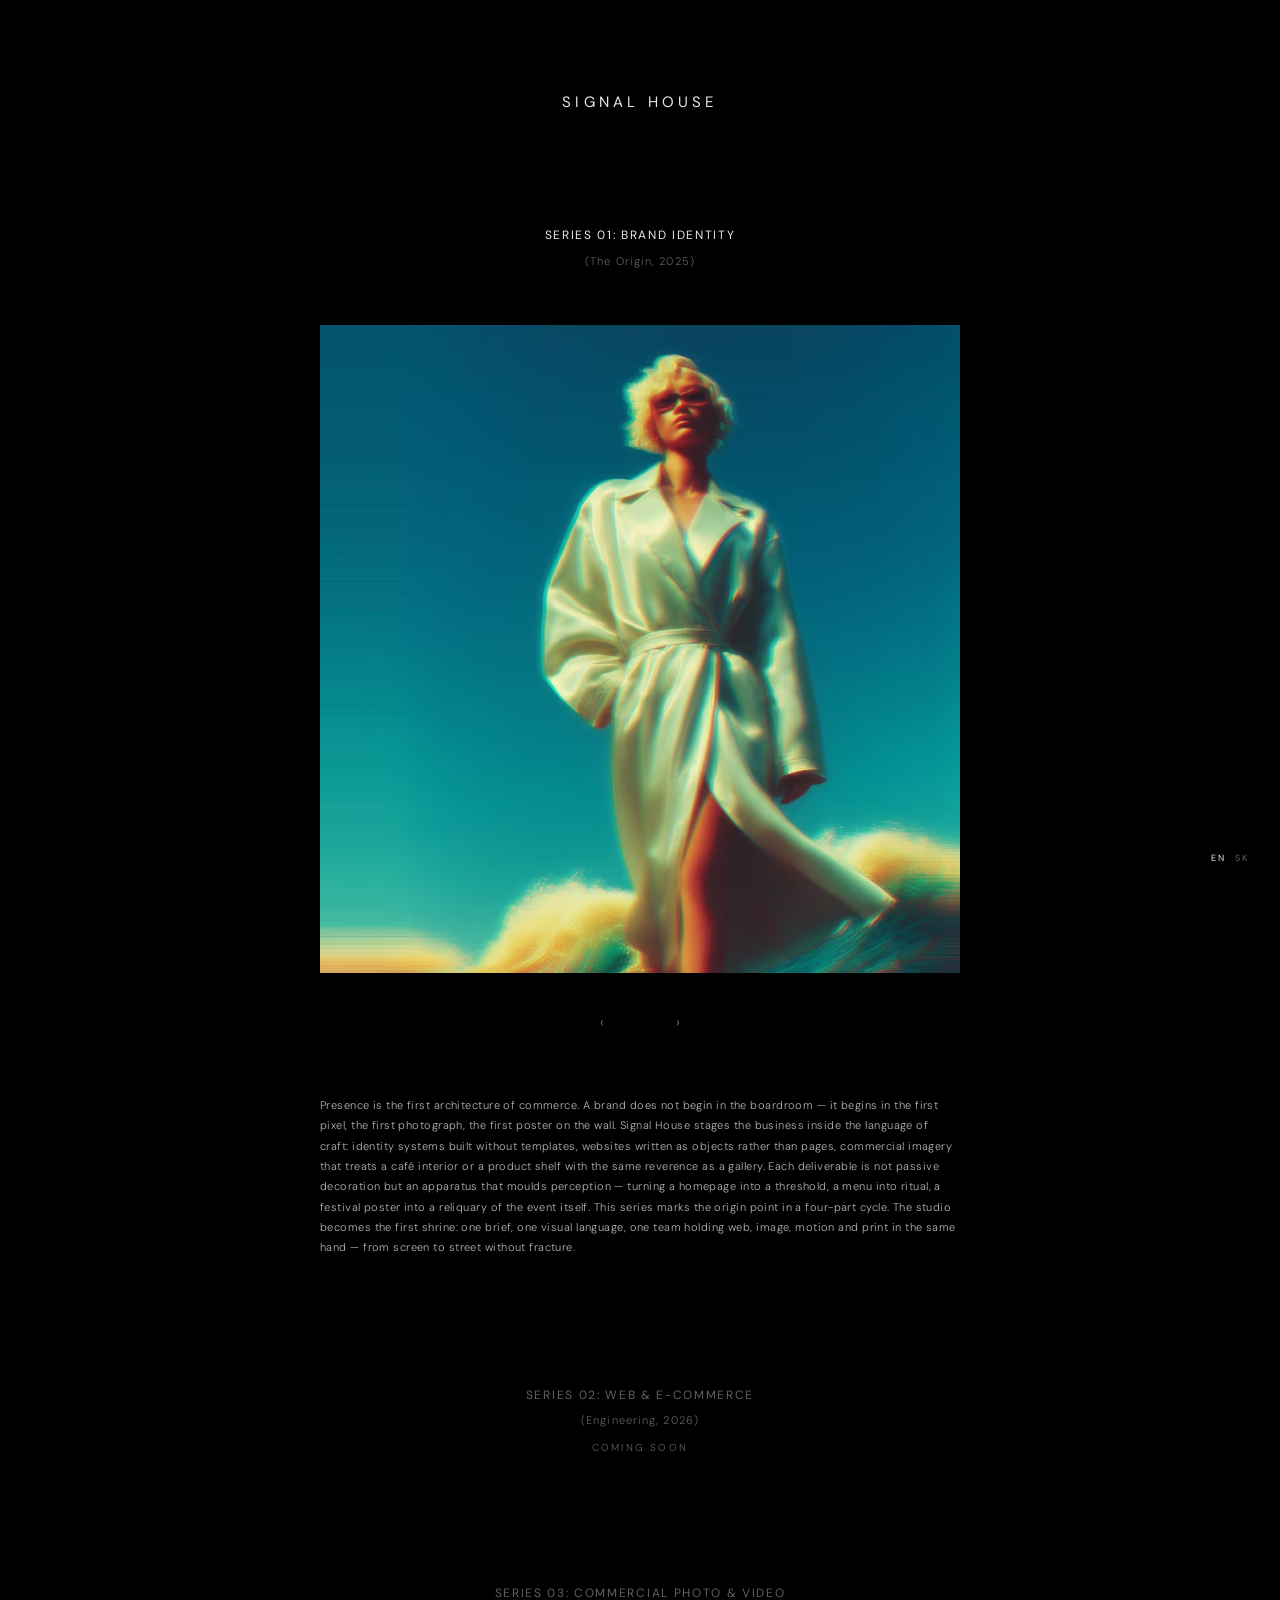
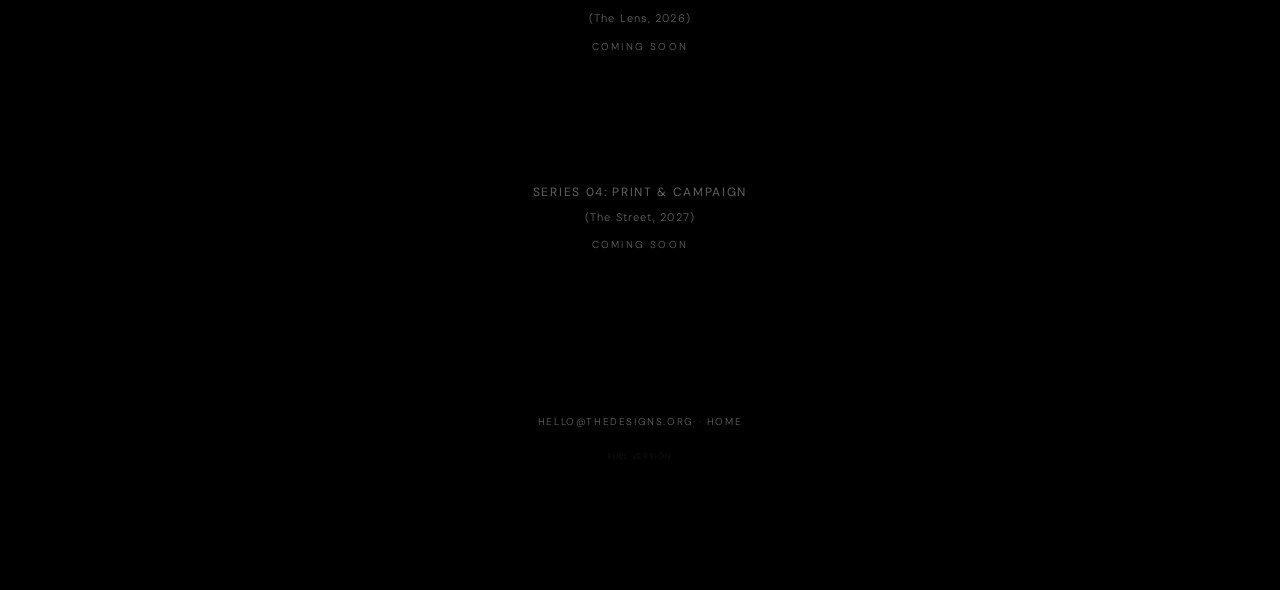
<file: weby/index.html>
<!DOCTYPE html>
<html lang="en">
<head>
  <meta charset="UTF-8">
  <meta name="viewport" content="width=device-width, initial-scale=1.0">
  <title>Signal House</title>
  <meta name="description" content="Signal House — branding, web, photo, video and print. One studio.">
  <link rel="preconnect" href="https://fonts.googleapis.com">
  <link rel="preconnect" href="https://fonts.gstatic.com" crossorigin>
  <link href="https://fonts.googleapis.com/css2?family=DM+Sans:opsz,wght@9..40,300;9..40,400&display=swap" rel="stylesheet">
  <style>
    *, *::before, *::after { box-sizing: border-box; margin: 0; padding: 0; }

    :root {
      --bg: #000;
      --fg: #e8e8e3;
      --muted: rgba(232, 232, 227, 0.42);
      --sans: "DM Sans", "Helvetica Neue", Arial, sans-serif;
    }

    html { scroll-behavior: smooth; }

    body {
      font-family: var(--sans);
      font-size: 11px;
      font-weight: 300;
      letter-spacing: 0.06em;
      color: var(--fg);
      background: var(--bg);
      line-height: 1.7;
      -webkit-font-smoothing: antialiased;
    }

    a { color: inherit; text-decoration: none; }
    a:hover { opacity: 0.5; }

    .page {
      padding: clamp(48px, 10vh, 96px) clamp(20px, 5vw, 40px) clamp(80px, 14vh, 140px);
    }

    .brand {
      text-align: center;
      font-size: clamp(13px, 2vw, 15px);
      font-weight: 400;
      letter-spacing: 0.28em;
      text-transform: uppercase;
      margin-bottom: clamp(64px, 12vh, 120px);
    }

    .chapter {
      max-width: 640px;
      margin: 0 auto;
      text-align: center;
    }

    .chapter + .chapter {
      margin-top: clamp(80px, 14vh, 140px);
    }

    .chapter-head {
      margin-bottom: clamp(32px, 6vh, 56px);
    }

    .series-line {
      font-size: clamp(11px, 1.6vw, 12px);
      font-weight: 400;
      letter-spacing: 0.14em;
      text-transform: uppercase;
      line-height: 1.9;
    }

    .series-sub {
      margin-top: 6px;
      font-size: 11px;
      letter-spacing: 0.1em;
      color: var(--muted);
    }

    .viewer {
      position: relative;
      width: 100%;
      aspect-ratio: 3 / 4;
      max-height: 72vh;
      margin: 0 auto;
      background: #080808;
      overflow: hidden;
    }

    .viewer img {
      position: absolute;
      inset: 0;
      width: 100%;
      height: 100%;
      object-fit: cover;
      opacity: 0;
      transition: opacity 0.7s ease;
    }

    .viewer img.active { opacity: 1; }

    .carousel {
      display: flex;
      justify-content: center;
      gap: clamp(32px, 8vw, 64px);
      margin: clamp(20px, 4vh, 32px) 0 clamp(36px, 7vh, 56px);
    }

    .carousel button {
      background: none;
      border: none;
      color: var(--fg);
      font-family: var(--sans);
      font-size: 14px;
      font-weight: 300;
      letter-spacing: 0;
      cursor: pointer;
      padding: 8px 4px;
      opacity: 0.55;
      transition: opacity 0.25s;
    }

    .carousel button:hover { opacity: 1; }

    .essay {
      text-align: left;
      font-size: 11px;
      font-weight: 300;
      line-height: 1.85;
      letter-spacing: 0.04em;
      color: rgba(232, 232, 227, 0.78);
    }

    .upcoming .series-line {
      color: var(--muted);
    }

    .upcoming .coming {
      margin-top: 10px;
      font-size: 10px;
      letter-spacing: 0.22em;
      text-transform: uppercase;
      color: var(--muted);
    }

    .upcoming .series-sub {
      margin-top: 4px;
    }

    .foot {
      margin-top: clamp(100px, 18vh, 160px);
      text-align: center;
      font-size: 10px;
      letter-spacing: 0.16em;
      text-transform: uppercase;
      color: var(--muted);
    }

    .foot a + a::before {
      content: " · ";
      opacity: 0.4;
    }

    .lang-switch {
      position: fixed;
      bottom: clamp(20px, 4vw, 32px);
      right: clamp(20px, 4vw, 32px);
      display: flex;
      gap: 10px;
      z-index: 10;
    }

    .lang-btn {
      background: none;
      border: none;
      color: var(--muted);
      font-family: var(--sans);
      font-size: 9px;
      letter-spacing: 0.16em;
      text-transform: uppercase;
      cursor: pointer;
      padding: 4px 0;
      transition: color 0.2s;
    }

    .lang-btn:hover,
    .lang-btn.active { color: var(--fg); }

    .version-hint {
      display: block;
      margin-top: 20px;
      font-size: 8px;
      letter-spacing: 0.12em;
      opacity: 0.22;
    }
  </style>
</head>
<body>
  <div class="lang-switch" role="group" aria-label="Language">
    <button class="lang-btn active" type="button" data-lang="en">EN</button>
    <button class="lang-btn" type="button" data-lang="sk">SK</button>
  </div>

  <main class="page">
    <h1 class="brand">Signal House</h1>

    <article class="chapter" id="chapter-01">
      <header class="chapter-head">
        <p class="series-line" data-i18n="s1line">Series 01: Brand Identity</p>
        <p class="series-sub" data-i18n="s1sub">(The Origin, 2025)</p>
      </header>

      <div class="viewer" role="img" aria-live="polite">
        <img src="../img/nx/tstimg.png" alt="" class="active" data-i18n-alt="slide1alt">
        <img src="../img/nx/hero1.png" alt="" data-i18n-alt="slide2alt" loading="lazy">
        <img src="../img/nx/srv2.png" alt="" data-i18n-alt="slide3alt" loading="lazy">
        <img src="../img/nx/team1.png" alt="" data-i18n-alt="slide4alt" loading="lazy">
      </div>

      <div class="carousel" aria-label="Image navigation">
        <button type="button" id="prev" aria-label="Previous">‹</button>
        <button type="button" id="next" aria-label="Next">›</button>
      </div>

      <div class="essay">
        <p data-i18n="essay">Presence is the first architecture of commerce. A brand does not begin in the boardroom — it begins in the first pixel, the first photograph, the first poster on the wall. Signal House stages the business inside the language of craft: identity systems built without templates, websites written as objects rather than pages, commercial imagery that treats a café interior or a product shelf with the same reverence as a gallery. Each deliverable is not passive decoration but an apparatus that moulds perception — turning a homepage into a threshold, a menu into ritual, a festival poster into a reliquary of the event itself. This series marks the origin point in a four-part cycle. The studio becomes the first shrine: one brief, one visual language, one team holding web, image, motion and print in the same hand — from screen to street without fracture.</p>
      </div>
    </article>

    <section class="chapter upcoming" aria-label="Upcoming series">
      <header class="chapter-head">
        <p class="series-line" data-i18n="s2line">Series 02: Web & E-Commerce</p>
        <p class="series-sub" data-i18n="s2sub">(Engineering, 2026)</p>
        <p class="coming" data-i18n="coming">Coming Soon</p>
      </header>
    </section>

    <section class="chapter upcoming">
      <header class="chapter-head">
        <p class="series-line" data-i18n="s3line">Series 03: Commercial Photo & Video</p>
        <p class="series-sub" data-i18n="s3sub">(The Lens, 2026)</p>
        <p class="coming" data-i18n="coming">Coming Soon</p>
      </header>
    </section>

    <section class="chapter upcoming">
      <header class="chapter-head">
        <p class="series-line" data-i18n="s4line">Series 04: Print & Campaign</p>
        <p class="series-sub" data-i18n="s4sub">(The Street, 2027)</p>
        <p class="coming" data-i18n="coming">Coming Soon</p>
      </header>
    </section>

    <footer class="foot">
      <a href="mailto:hello@thedesigns.org" data-i18n="contact">hello@thedesigns.org</a>
      <a href="../" data-i18n="home">Home</a>
      <span class="version-hint"><a href="./index.full.html" data-i18n="fullVersion">Full version</a></span>
    </footer>
  </main>

  <script>
    const dictionary = {
      en: {
        s1line: "Series 01: Brand Identity",
        s1sub: "(The Origin, 2025)",
        s2line: "Series 02: Web & E-Commerce",
        s2sub: "(Engineering, 2026)",
        s3line: "Series 03: Commercial Photo & Video",
        s3sub: "(The Lens, 2026)",
        s4line: "Series 04: Print & Campaign",
        s4sub: "(The Street, 2027)",
        coming: "Coming Soon",
        essay: "Presence is the first architecture of commerce. A brand does not begin in the boardroom — it begins in the first pixel, the first photograph, the first poster on the wall. Signal House stages the business inside the language of craft: identity systems built without templates, websites written as objects rather than pages, commercial imagery that treats a café interior or a product shelf with the same reverence as a gallery. Each deliverable is not passive decoration but an apparatus that moulds perception — turning a homepage into a threshold, a menu into ritual, a festival poster into a reliquary of the event itself. This series marks the origin point in a four-part cycle. The studio becomes the first shrine: one brief, one visual language, one team holding web, image, motion and print in the same hand — from screen to street without fracture.",
        contact: "hello@thedesigns.org",
        home: "Home",
        fullVersion: "Full version",
        slide1alt: "Brand identity — visual system",
        slide2alt: "Web engineering — custom build",
        slide3alt: "Studio — creative production",
        slide4alt: "Production — behind the scenes"
      },
      sk: {
        s1line: "Séria 01: Brand Identity",
        s1sub: "(Pôvod, 2025)",
        s2line: "Séria 02: Web & E-Commerce",
        s2sub: "(Engineering, 2026)",
        s3line: "Séria 03: Komerčná foto & video",
        s3sub: "(Objektív, 2026)",
        s4line: "Séria 04: Tlač & kampaň",
        s4sub: "(Ulica, 2027)",
        coming: "Čoskoro",
        essay: "Prítomnosť je prvou architektúrou obchodu. Značka nezačína v zasadacej miestnosti — začína v prvom pixeli, prvej fotografii, prvom plagáte na stene. Signal House stavia podnik do jazyka remesla: identitné systémy bez šablón, weby písané ako objekty namiesto stránok, komerčné obrazy, ktoré interiér kaviarne alebo produktovú policu spracúvajú s rovnakou úctou ako galériu. Každý výstup nie je pasívna dekorácia, ale aparát formujúci vnímanie — homepage sa stáva prahom, menu rituálom, festivalový plagát relikviou samotného podujatia. Táto séria označuje počiatok štvordielneho cyklu. Štúdio sa stáva prvou svätyňou: jeden brief, jeden vizuálny jazyk, jeden tím držiaci web, obraz, motion a tlač v jednej ruke — od obrazovky po ulicu bez prasklín.",
        contact: "hello@thedesigns.org",
        home: "Domov",
        fullVersion: "Plná verzia",
        slide1alt: "Brand identita — vizuálny systém",
        slide2alt: "Web engineering — vývoj na mieru",
        slide3alt: "Štúdio — kreatívna produkcia",
        slide4alt: "Produkcia — zákulisie"
      }
    };

    const slides = document.querySelectorAll(".viewer img");
    let current = 0;

    function showSlide(i) {
      current = (i + slides.length) % slides.length;
      slides.forEach((img, idx) => img.classList.toggle("active", idx === current));
    }

    document.getElementById("prev").addEventListener("click", () => showSlide(current - 1));
    document.getElementById("next").addEventListener("click", () => showSlide(current + 1));

    const buttons = document.querySelectorAll(".lang-btn");
    const targets = document.querySelectorAll("[data-i18n], [data-i18n-alt]");

    function setLanguage(lang) {
      const pack = dictionary[lang];
      if (!pack) return;
      document.documentElement.lang = lang;
      targets.forEach((el) => {
        const key = el.getAttribute("data-i18n") || el.getAttribute("data-i18n-alt");
        if (pack[key] == null) return;
        if (el.hasAttribute("data-i18n-alt")) el.alt = pack[key];
        else el.textContent = pack[key];
      });
      buttons.forEach((btn) => btn.classList.toggle("active", btn.dataset.lang === lang));
      try { localStorage.setItem("td-weby-lang", lang); } catch (_) {}
    }

    buttons.forEach((btn) => btn.addEventListener("click", () => setLanguage(btn.dataset.lang)));
    try {
      const saved = localStorage.getItem("td-weby-lang");
      setLanguage(saved && dictionary[saved] ? saved : "en");
    } catch (_) { setLanguage("en"); }
  </script>
</body>
</html>
</file>
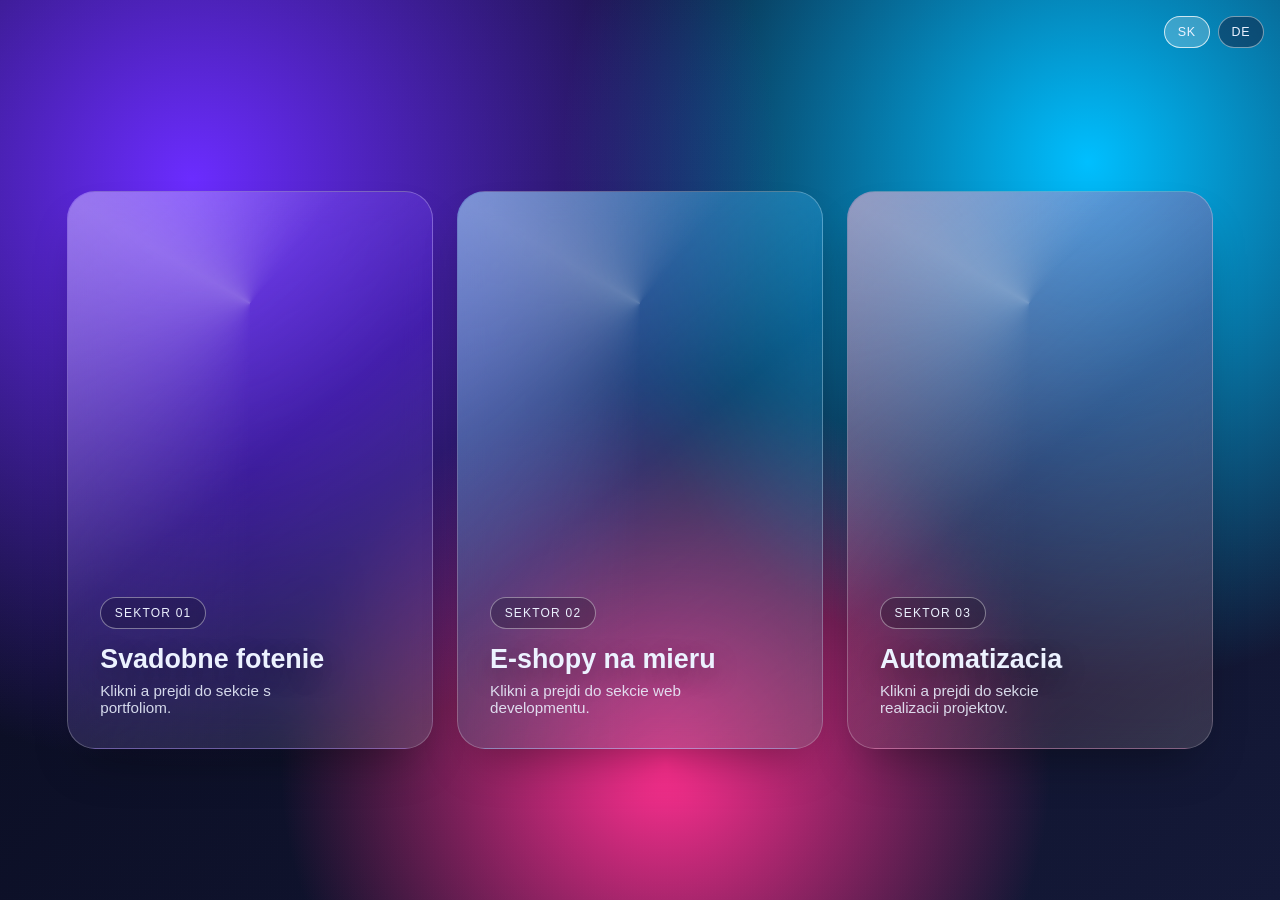
<file: projekt-tri-sluzby.html>
<!DOCTYPE html>
<html lang="sk">
<head>
  <meta charset="UTF-8">
  <meta name="viewport" content="width=device-width, initial-scale=1.0">
  <title>Ultra Cool 3 Stlpce</title>
  <meta name="description" content="Cista stranka s tromi klikatelnymi sklenenymi banermi a efektami.">
  <style>
    :root {
      --text: #ecf2ff;
      --glass: rgba(255, 255, 255, 0.1);
      --border: rgba(255, 255, 255, 0.3);
      --shadow: rgba(0, 0, 0, 0.4);
      --blur: 16px;
    }

    * {
      box-sizing: border-box;
      margin: 0;
      padding: 0;
    }

    body {
      min-height: 100vh;
      font-family: "Segoe UI", Arial, sans-serif;
      color: var(--text);
      overflow-x: hidden;
      background:
        radial-gradient(circle at 15% 20%, #6b2cff 0%, transparent 45%),
        radial-gradient(circle at 85% 18%, #00bfff 0%, transparent 40%),
        radial-gradient(circle at 52% 85%, #ff2f8f 0%, transparent 38%),
        linear-gradient(135deg, #080a1d 0%, #141938 100%);
      animation: bgShift 12s ease-in-out infinite alternate;
    }

    @keyframes bgShift {
      0% { filter: hue-rotate(0deg) saturate(100%); }
      100% { filter: hue-rotate(18deg) saturate(125%); }
    }

    .noise {
      position: fixed;
      inset: 0;
      pointer-events: none;
      background-image: radial-gradient(rgba(255,255,255,0.05) 1px, transparent 1px);
      background-size: 3px 3px;
      mix-blend-mode: soft-light;
      opacity: 0.3;
    }

    .wrap {
      min-height: 100vh;
      width: min(1200px, 92%);
      margin: 0 auto;
      display: grid;
      grid-template-columns: repeat(3, minmax(0, 1fr));
      align-items: center;
      gap: 24px;
      padding: 72px 16px 32px;
    }

    .lang-switch {
      position: fixed;
      top: 1rem;
      right: 1rem;
      display: flex;
      gap: 0.5rem;
      z-index: 20;
    }

    .lang-btn {
      border: 1px solid rgba(255, 255, 255, 0.45);
      background: rgba(20, 24, 55, 0.45);
      color: var(--text);
      border-radius: 999px;
      padding: 0.5rem 0.8rem;
      font-size: 0.78rem;
      letter-spacing: 0.06em;
      cursor: pointer;
      transition: all 0.25s ease;
      white-space: nowrap;
    }

    .lang-btn:hover,
    .lang-btn.active {
      background: rgba(255, 255, 255, 0.22);
      border-color: rgba(255, 255, 255, 0.75);
    }

    .col {
      min-height: 62vh;
      position: relative;
      border-radius: 28px;
      background: var(--glass);
      border: 1px solid var(--border);
      backdrop-filter: blur(var(--blur));
      -webkit-backdrop-filter: blur(var(--blur));
      box-shadow: 0 25px 50px -20px var(--shadow);
      overflow: hidden;
      text-decoration: none;
      color: var(--text);
      display: flex;
      align-items: flex-end;
      padding: 2rem;
      transition: transform 0.45s ease, box-shadow 0.45s ease, border-color 0.45s ease;
      isolation: isolate;
    }

    .col::before {
      content: "";
      position: absolute;
      inset: -2px;
      background: linear-gradient(140deg, rgba(255,255,255,0.35), rgba(255,255,255,0), rgba(255,255,255,0.25));
      opacity: 0.55;
      z-index: -1;
      transition: opacity 0.45s ease;
    }

    .col::after {
      content: "";
      position: absolute;
      width: 180%;
      height: 180%;
      top: -70%;
      left: -40%;
      background: conic-gradient(from 180deg, transparent 0deg, rgba(255,255,255,0.24) 120deg, transparent 220deg);
      transform: rotate(0deg);
      transition: transform 0.9s ease;
      z-index: -1;
    }

    .col:hover,
    .col:focus-visible {
      transform: translateY(-14px) scale(1.02);
      box-shadow: 0 35px 70px -24px rgba(0, 0, 0, 0.75);
      border-color: rgba(255, 255, 255, 0.65);
      outline: none;
    }

    .col:hover::before,
    .col:focus-visible::before {
      opacity: 0.9;
    }

    .col:hover::after,
    .col:focus-visible::after {
      transform: rotate(28deg);
    }

    .label {
      display: inline-block;
      padding: 0.5rem 0.85rem;
      border-radius: 999px;
      border: 1px solid rgba(255, 255, 255, 0.4);
      background: rgba(8, 8, 20, 0.25);
      font-size: 0.75rem;
      letter-spacing: 0.1em;
      text-transform: uppercase;
      margin-bottom: 0.95rem;
    }

    h2 {
      font-size: clamp(1.6rem, 2.1vw, 2.4rem);
      line-height: 1.15;
      text-shadow: 0 8px 25px rgba(0, 0, 0, 0.35);
      margin-bottom: 0.45rem;
    }

    p {
      font-size: 0.95rem;
      opacity: 0.88;
      max-width: 26ch;
    }

    .one { background: linear-gradient(160deg, rgba(96, 36, 255, 0.38), rgba(15, 20, 55, 0.2)); }
    .two { background: linear-gradient(160deg, rgba(16, 170, 255, 0.36), rgba(10, 30, 45, 0.2)); }
    .three { background: linear-gradient(160deg, rgba(255, 50, 150, 0.3), rgba(30, 15, 38, 0.2)); }

    @media (max-width: 980px) {
      body {
        overflow: auto;
      }

      .wrap { grid-template-columns: 1fr; min-height: auto; padding: 72px 0.85rem 2rem; }

      .col {
        width: 100%;
        min-height: 30vh;
      }
    }
  </style>
</head>
<body>
  <div class="noise"></div>
  <div class="lang-switch">
    <button class="lang-btn active" type="button" data-lang="sk">SK</button>
    <button class="lang-btn" type="button" data-lang="de">DE</button>
  </div>

  <main class="wrap">
    <a class="col one" href="./foto/" aria-label="Svadobné fotenie">
      <div>
        <span class="label" data-i18n="label1">Sektor 01</span>
        <h2 data-i18n="title1">Svadobne fotenie</h2>
        <p data-i18n="text1">Klikni a prejdi do sekcie s portfoliom.</p>
      </div>
    </a>

    <a class="col two" href="./weby/" aria-label="Weby a e-shopy na mieru">
      <div>
        <span class="label" data-i18n="label2">Sektor 02</span>
        <h2 data-i18n="title2">E-shopy na mieru</h2>
        <p data-i18n="text2">Klikni a prejdi do sekcie web developmentu.</p>
      </div>
    </a>

    <a class="col three" href="./elektro/" aria-label="Automatizácia a elektro projekty">
      <div>
        <span class="label" data-i18n="label3">Sektor 03</span>
        <h2 data-i18n="title3">Automatizacia</h2>
        <p data-i18n="text3">Klikni a prejdi do sekcie realizacii projektov.</p>
      </div>
    </a>
  </main>
  <script>
    const dictionary = {
      sk: {
        label1: "Sektor 01",
        title1: "Svadobne fotenie",
        text1: "Klikni a prejdi do sekcie s portfoliom.",
        label2: "Sektor 02",
        title2: "E-shopy na mieru",
        text2: "Klikni a prejdi do sekcie web developmentu.",
        label3: "Sektor 03",
        title3: "Automatizacia",
        text3: "Klikni a prejdi do sekcie realizacii projektov."
      },
      de: {
        label1: "Bereich 01",
        title1: "Hochzeitsfotografie",
        text1: "Klicke und gehe zur Portfolio-Sektion.",
        label2: "Bereich 02",
        title2: "Massgeschneiderte Shops",
        text2: "Klicke und gehe zur Web-Development-Sektion.",
        label3: "Bereich 03",
        title3: "Automatisierung",
        text3: "Klicke und gehe zur Projekt-Sektion."
      }
    };

    const buttons = document.querySelectorAll(".lang-btn");
    const targets = document.querySelectorAll("[data-i18n]");

    function setLanguage(lang) {
      const pack = dictionary[lang];
      if (!pack) return;

      document.documentElement.lang = lang;
      targets.forEach((el) => {
        const key = el.getAttribute("data-i18n");
        if (pack[key]) el.textContent = pack[key];
      });

      buttons.forEach((btn) => {
        btn.classList.toggle("active", btn.dataset.lang === lang);
      });
    }

    buttons.forEach((btn) => {
      btn.addEventListener("click", () => setLanguage(btn.dataset.lang));
    });
  </script>
</body>
</html>
</file>
<file: css/design-system.css>
/* thedesigns.org — shared layout & symmetry (DESIGN.md) */
@import url("https://fonts.googleapis.com/css2?family=DM+Sans:opsz,wght@9..40,400;9..40,600;9..40,700;9..40,800&family=Instrument+Serif:ital@0;1&display=swap");
@import "./tokens.css";

html {
  scroll-behavior: auto;
}

:root {
  --ds-container: min(1200px, 92%);
  --ds-pad-x: 16px;
  --ds-xs: 4px;
  --ds-sm: 8px;
  --ds-md: 16px;
  --ds-lg: 32px;
  --ds-xl: 64px;
  --ds-gutter: 24px;
  --ds-r-sm: 8px;
  --ds-r-md: 12px;
  --ds-r-lg: 16px;
}

.ds-container {
  width: var(--ds-container);
  margin-inline: auto;
  padding-inline: var(--ds-pad-x);
}

.ds-section {
  padding-block: var(--ds-xl);
}

.ds-section-tight {
  padding-block: var(--ds-lg);
}

.ds-grid-2 {
  display: grid;
  grid-template-columns: repeat(2, minmax(0, 1fr));
  gap: var(--ds-gutter);
  align-items: stretch;
}

.ds-grid-3 {
  display: grid;
  grid-template-columns: repeat(3, minmax(0, 1fr));
  gap: var(--ds-gutter);
  align-items: stretch;
}

.ds-grid-4 {
  display: grid;
  grid-template-columns: repeat(4, minmax(0, 1fr));
  gap: var(--ds-md);
  align-items: stretch;
}

.ds-header-row {
  display: flex;
  align-items: center;
  justify-content: space-between;
  gap: var(--ds-md);
  min-height: 72px;
}

.ds-card {
  display: flex;
  flex-direction: column;
  height: 100%;
}

.ds-card-body {
  flex: 1;
}

@media (max-width: 980px) {
  .ds-grid-2,
  .ds-grid-3,
  .ds-grid-4 {
    grid-template-columns: 1fr;
  }
}

@media (max-width: 640px) {
  :root {
    --ds-pad-x: 12px;
    --ds-gutter: 16px;
    --ds-xl: 48px;
  }
}
</file>
<file: css/scroll-perf.css>
/* Natívny okamžitý scroll — žiadny smooth / Lenis */
html {
  scroll-behavior: auto !important;
}

@media (prefers-reduced-motion: no-preference) {
  html {
    scroll-behavior: auto !important;
  }
}

body {
  overflow-x: clip;
  overscroll-behavior-y: auto;
}

@media (prefers-reduced-motion: reduce) {
  *,
  *::before,
  *::after {
    animation-duration: 0.01ms !important;
    animation-iteration-count: 1 !important;
    transition-duration: 0.01ms !important;
    scroll-behavior: auto !important;
  }
}
</file>
